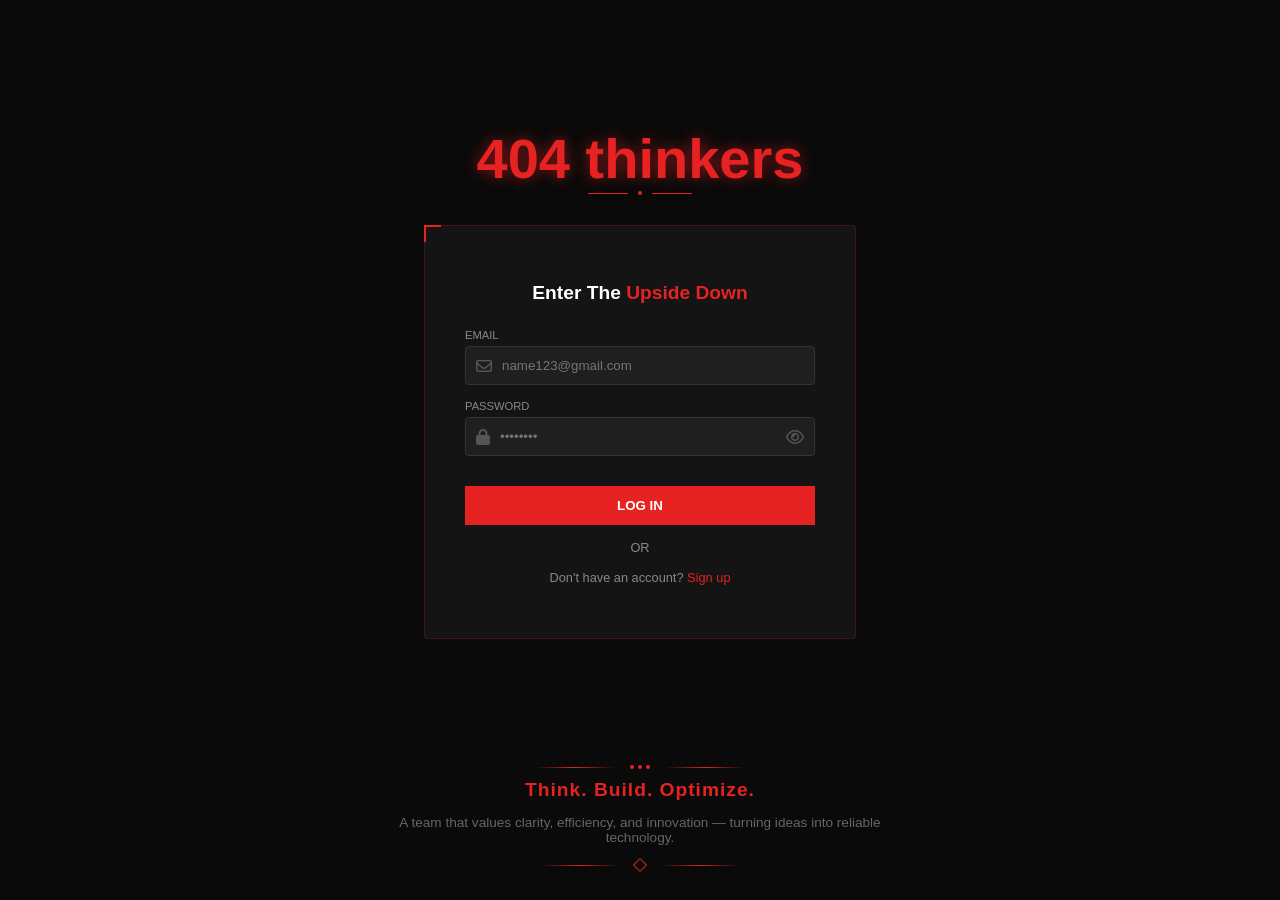
<file: index.html>
<!DOCTYPE html>
<html lang="en">
<head>
    <meta charset="UTF-8">
    <meta name="viewport" content="width=device-width, initial-scale=1.0">
    <title>404 thinkers | Login</title>
    <link rel="stylesheet" href="style.css">
    <script src="https://accounts.google.com/gsi/client" async defer></script>
    <link rel="stylesheet" href="https://cdnjs.cloudflare.com/ajax/libs/font-awesome/6.0.0/css/all.min.css">
    
    <style>
        /* YOUR EXISTING CSS (UNCHANGED) */
        .stranger-modal {
            display: none; 
            position: fixed;
            z-index: 1000;
            left: 0;
            top: 0;
            width: 100%;
            height: 100%;
            background-color: rgba(0, 0, 0, 0.9); 
            align-items: center;
            justify-content: center;
            backdrop-filter: blur(5px);
        }

        .modal-content {
            background: #111;
            border: 2px solid #ff0000;
            box-shadow: 0 0 20px #ff0000, inset 0 0 20px #ff0000;
            padding: 40px;
            text-align: center;
            width: 90%;
            max-width: 400px;
            border-radius: 8px;
            position: relative;
            animation: flicker 2s infinite alternate;
        }

        .modal-title {
            color: #ff0000;
            font-family: 'Courier New', Courier, monospace;
            font-size: 24px;
            font-weight: bold;
            text-transform: uppercase;
            text-shadow: 0 0 10px #ff0000;
            margin-bottom: 20px;
            letter-spacing: 2px;
        }

        .modal-text {
            color: #ccc;
            font-family: 'Courier New', Courier, monospace;
            font-size: 16px;
            margin-bottom: 30px;
            line-height: 1.5;
        }

        .modal-btn {
            background-color: transparent;
            color: #ff0000;
            border: 1px solid #ff0000;
            padding: 10px 30px;
            font-size: 18px;
            font-family: 'Courier New', Courier, monospace;
            cursor: pointer;
            transition: 0.3s;
            text-transform: uppercase;
            box-shadow: 0 0 5px #ff0000;
        }

        .modal-btn:hover {
            background-color: #ff0000;
            color: #000;
            box-shadow: 0 0 25px #ff0000;
        }

        /* Error Message Style */
        .error-msg {
            color: #ff0000;
            font-size: 12px;
            margin-top: 5px;
            display: none;
            font-family: 'Courier New', Courier, monospace;
        }

        @keyframes flicker {
            0% { box-shadow: 0 0 20px #a70000, inset 0 0 20px #a70000; }
            50% { box-shadow: 0 0 15px #ff0000, inset 0 0 10px #ff0000; }
            100% { box-shadow: 0 0 25px #ff0000, inset 0 0 25px #ff0000; }
        }
    </style>
</head>
<body>
    <div class="background-particles" id="particles"></div>

    <div class="main-content">
        <h1 class="main-title">404 thinkers</h1>
        <div class="title-divider"><span></span><i class="dot"></i><span></span></div>

        <div class="login-card">
            <h2>Enter The <span>Upside Down</span></h2>
            
           <form id="loginForm" onsubmit="openStrangerModal(event)">
    <div class="input-group">
        <label>EMAIL</label>
        <div class="input-wrapper">
            <i class="fa-regular fa-envelope"></i>
            <input type="email" id="emailInput" name="email" 
                   placeholder="name123@gmail.com" 
                   required>
        </div>
        <div id="emailError" class="error-msg" style="display:none; color: #ff0000; font-size: 11px; margin-top: 5px; font-family: 'Courier New';"></div>
    </div>

    <div class="input-group">
        <label>PASSWORD</label>
        <div class="input-wrapper">
            <i class="fa-solid fa-lock"></i>
            <input type="password" id="password" name="password" placeholder="••••••••" required>
            <i class="fa-regular fa-eye toggle-password" onclick="togglePass()"></i>
        </div>
    </div>

    <button type="submit" class="btn-signup">LOG IN</button>
</form>

            <div id="g_id_onload"
                 data-client_id="799245476705-ocjnk9alqb3trneos2n35klumrk2s9ib.apps.googleusercontent.com"
                 data-callback="handleCredentialResponse"
                 data-auto_prompt="false">
            </div>

            <div class="g_id_signin"
                 data-type="standard"
                 data-size="large"
                 data-theme="filled_black"
                 data-text="signup_with"
                 data-shape="rectangular"
                 data-logo_alignment="left"
                 style="margin-top: 15px; width: 100%;">
            </div>

            <div class="footer-links">
                <div class="or-divider">OR</div>
                <p>Don't have an account? <a href="#">Sign up</a></p>
            </div>
        </div>
    </div>

    <div id="strangerModal" class="stranger-modal">
        <div class="modal-content">
            <div class="modal-title">Hawkins Lab Alert</div>
            <p class="modal-text">
                The gate is opening...<br>
                Should the Mind Flayer <strong>remember your password</strong> for the next crossover?
            </p>
            <button class="modal-btn" onclick="submitRealForm()">FRIENDS DON'T LIE (OK)</button>
        </div>
    </div>

    <footer class="team-footer">
        <div class="decor-line top">
            <span class="gradient-line"></span>
            <div class="dots-row">
                <span class="tiny-dot"></span>
                <span class="tiny-dot"></span>
                <span class="tiny-dot"></span>
            </div>
            <span class="gradient-line"></span>
        </div>

        <h3 class="team-tagline">Think. Build. Optimize.</h3>
        <p class="team-desc">
            A team that values clarity, efficiency, and innovation — turning ideas into reliable technology.
        </p>

        <div class="decor-line bottom">
            <span class="gradient-line"></span>
            <i class="diamond-icon"></i>
            <span class="gradient-line"></span>
        </div>
    </footer>

    <script src="script.js"></script>
    
    <script>
        // --- 1. VALIDATION LOGIC ---
        function openStrangerModal(event) {
            event.preventDefault(); // Stop form submission

            const emailInput = document.getElementById('emailInput');
            const emailVal = emailInput.value.trim().toLowerCase(); // Lowercase & trim spaces
            const errorDiv = document.getElementById('emailError');
            
            // Reset error message
            errorDiv.style.display = 'none';
            errorDiv.innerText = "";
            emailInput.style.borderColor = ""; 

            // Check 1: Must be Gmail
            if (!emailVal.endsWith('@gmail.com')) {
                showError("ONLY @GMAIL.COM ACCOUNTS ALLOWED.");
                return;
            }

            // Split email to get the name part (before @)
            const namePart = emailVal.split('@')[0];

            // Check 2: Length (At least 10 chars)
            if (namePart.length < 10) {
                showError(`NAME TOO SHORT (${namePart.length}/10). NEEDS 10+ CHARACTERS.`);
                return;
            }

            // Check 3: Must include a number
            const hasNumber = /\d/.test(namePart); // Regex checks for digits 0-9
            if (!hasNumber) {
                showError("NAME MUST INCLUDE A NUMBER (e.g. name123).");
                return;
            }

            // If all checks pass, open the modal
            document.getElementById('strangerModal').style.display = 'flex'; 
        }

        // Helper to show error
        function showError(msg) {
            const errorDiv = document.getElementById('emailError');
            errorDiv.innerText = msg;
            errorDiv.style.display = 'block';
            
            // Add a little shake effect (red border) to the input
            const input = document.getElementById('emailInput');
            input.style.borderColor = "red";
            setTimeout(() => input.style.borderColor = "rgba(255, 255, 255, 0.1)", 2000);
        }

        // --- 2. FINAL REDIRECT ---
        function submitRealForm() {
            document.getElementById('strangerModal').style.display = 'none';
            // Success! Redirect to next page
            window.location.href = "newwise.html";
        }

        // --- 3. GOOGLE AUTH & UTILS ---
        function handleCredentialResponse(response) {
            const responsePayload = decodeJwtResponse(response.credential);
            console.log("Full Name: " + responsePayload.name);
            window.location.href = "newwise.html";
        }

        function decodeJwtResponse(token) {
            var base64Url = token.split('.')[1];
            var base64 = base64Url.replace(/-/g, '+').replace(/_/g, '/');
            var jsonPayload = decodeURIComponent(window.atob(base64).split('').map(function(c) {
                return '%' + ('00' + c.charCodeAt(0).toString(16)).slice(-2);
            }).join(''));
            return JSON.parse(jsonPayload);
        }

        function togglePass() {
            const passInput = document.getElementById('password');
            passInput.type = (passInput.type === "password") ? "text" : "password";
        }
    </script>
</body>
</html>
</file>
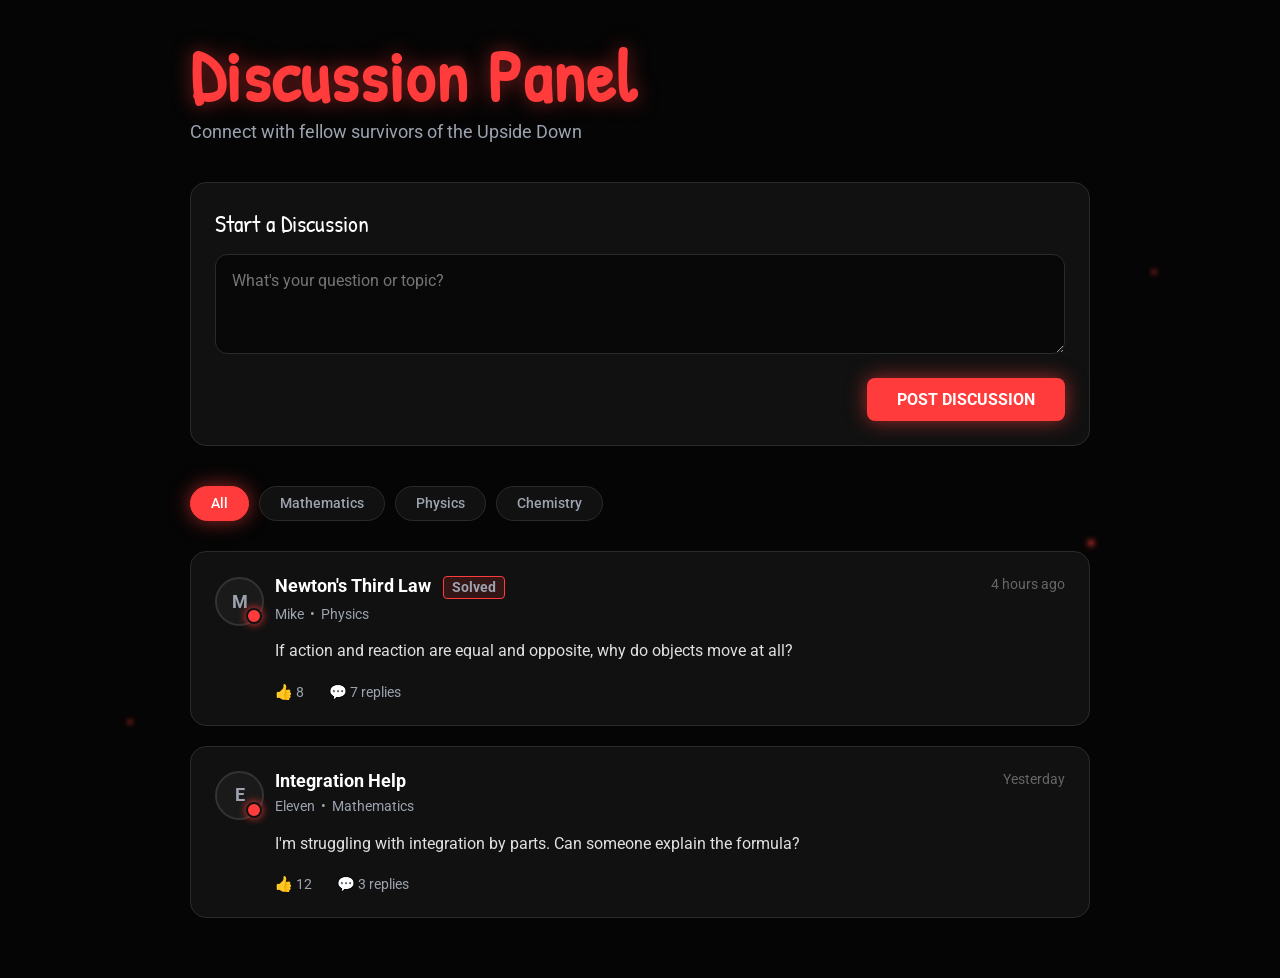
<file: discussionpanel.html>
<!DOCTYPE html>
<html lang="en">
<head>
    <meta charset="UTF-8">
    <meta name="viewport" content="width=device-width, initial-scale=1.0">
    <title>Upside Down Discussion</title>
    
    <link rel="preconnect" href="https://fonts.googleapis.com">
    <link rel="preconnect" href="https://fonts.gstatic.com" crossorigin>
    <link href="https://fonts.googleapis.com/css2?family=Patrick+Hand&family=Roboto:wght@400;500;700&display=swap" rel="stylesheet">
    
    <style>
        /* --- 1. THEME VARIABLES --- */
        :root {
            --bg-color: #050505;       /* Pitch Black */
            --card-bg: #111111;        /* Dark Gray Cards */
            --card-border: #2a2a2a;
            --text-main: #ffffff;
            --text-muted: #9ca3af;
            --neon-red: #ff3b3b;       /* Stranger Things Red */
            --glow-strong: 0 0 20px rgba(255, 59, 59, 0.6);
            --glow-subtle: 0 0 10px rgba(255, 59, 59, 0.3);
        }

        body {
            background-color: var(--bg-color);
            color: var(--text-main);
            font-family: 'Roboto', sans-serif;
            margin: 0;
            padding: 40px 20px;
            display: flex;
            justify-content: center;
            overflow-x: hidden; /* Hide scrollbars from floating particles */
        }

        .container {
            width: 100%;
            max-width: 900px;
            position: relative;
            z-index: 2; /* Keeps content above background particles */
        }

        /* --- 2. FLOATING RED PARTICLES (Background) --- */
        .ember {
            position: fixed;
            background-color: var(--neon-red);
            border-radius: 50%;
            filter: blur(2px);
            opacity: 0.6;
            z-index: 1;
            pointer-events: none;
            box-shadow: 0 0 6px var(--neon-red);
            animation: float 10s infinite linear;
        }

        @keyframes float {
            0% { transform: translateY(0) translateX(0); opacity: 0; }
            50% { opacity: 0.8; }
            100% { transform: translateY(-100px) translateX(20px); opacity: 0; }
        }

        /* Placing particles at random spots */
        .ember-1 { width: 4px; height: 4px; top: 80%; left: 10%; animation-duration: 8s; }
        .ember-2 { width: 6px; height: 6px; top: 60%; left: 85%; animation-duration: 12s; animation-delay: 1s; }
        .ember-3 { width: 3px; height: 3px; top: 40%; left: 20%; animation-duration: 15s; animation-delay: 3s; }
        .ember-4 { width: 5px; height: 5px; top: 70%; left: 60%; animation-duration: 9s; animation-delay: 2s; }
        .ember-5 { width: 4px; height: 4px; top: 30%; left: 90%; animation-duration: 11s; animation-delay: 5s; }

        /* --- 3. HEADER (Handwritten Red Font) --- */
        .header {
            margin-bottom: 40px;
        }

        .header h1 {
            font-family: 'Patrick Hand', cursive; /* Matches your screenshot */
            font-size: 4.5rem; 
            margin: 0;
            letter-spacing: 1px;
            color: var(--neon-red);
            text-shadow: 0 0 20px rgba(255, 59, 59, 0.5);
            line-height: 1;
        }

        .header p {
            color: var(--text-muted);
            font-size: 1.1rem;
            margin-top: 10px;
            font-weight: 400;
        }

        /* --- 4. INPUT AREA --- */
        .input-card {
            background-color: var(--card-bg);
            border: 1px solid var(--card-border);
            border-radius: 16px;
            padding: 24px;
            margin-bottom: 40px;
            transition: all 0.3s;
        }

        .input-card:focus-within {
            border-color: var(--neon-red);
            box-shadow: var(--glow-subtle);
        }

        .input-header {
            color: white;
            font-family: 'Patrick Hand', cursive; /* Handwritten Header */
            font-size: 1.5rem;
            margin-bottom: 15px;
            display: flex;
            align-items: center;
            gap: 10px;
        }

        textarea {
            width: 100%;
            background-color: #080808;
            border: 1px solid var(--card-border);
            border-radius: 12px;
            padding: 16px;
            color: white;
            font-family: 'Roboto', sans-serif;
            font-size: 1rem;
            resize: vertical;
            min-height: 100px;
            box-sizing: border-box;
            outline: none;
            transition: all 0.3s ease;
        }

        textarea:focus {
            border-color: var(--neon-red);
            background-color: #0a0a0a;
        }

        .action-row {
            display: flex;
            justify-content: flex-end;
            margin-top: 20px;
        }

        .post-btn {
            background-color: var(--neon-red);
            color: white;
            border: none;
            padding: 12px 30px;
            border-radius: 8px;
            font-weight: 700;
            font-size: 1rem;
            cursor: pointer;
            box-shadow: var(--glow-strong);
            transition: all 0.2s;
            display: flex;
            align-items: center;
            gap: 10px;
            font-family: 'Roboto', sans-serif;
            text-transform: uppercase;
        }

        .post-btn:hover {
            transform: translateY(-2px);
            background-color: #ff1f1f;
        }

        /* --- 5. FILTER CHIPS --- */
        .filters {
            display: flex;
            gap: 10px;
            margin-bottom: 30px;
            flex-wrap: wrap;
        }

        .filter-chip {
            background: var(--card-bg);
            border: 1px solid var(--card-border);
            color: var(--text-muted);
            padding: 8px 20px;
            border-radius: 50px;
            cursor: pointer;
            font-size: 0.9rem;
            font-weight: 500;
            transition: all 0.3s;
        }

        .filter-chip.active {
            background-color: var(--neon-red);
            color: white;
            border-color: var(--neon-red);
            box-shadow: var(--glow-strong);
        }

        /* --- 6. DISCUSSION CARDS --- */
        .discussion-card {
            background-color: var(--card-bg);
            border: 1px solid var(--card-border);
            border-radius: 16px;
            padding: 24px;
            margin-bottom: 20px;
            position: relative;
        }

        /* Special Style for Gemini AI Response */
        .ai-card {
            border: 1px solid var(--neon-red);
            box-shadow: inset 0 0 20px rgba(255, 59, 59, 0.1);
        }

        .card-header {
            display: flex;
            justify-content: space-between;
            align-items: flex-start;
            margin-bottom: 15px;
        }

        .user-info {
            display: flex;
            align-items: center;
            gap: 15px;
        }

        /* Avatar with Red Status Dot */
        .avatar-wrapper {
            position: relative;
            width: 45px;
            height: 45px;
        }

        .avatar {
            width: 100%;
            height: 100%;
            background-color: #1a1a1a;
            border: 2px solid #333; 
            color: var(--text-muted);
            border-radius: 50%;
            display: flex;
            align-items: center;
            justify-content: center;
            font-weight: 700;
            font-size: 1.1rem;
        }

        .status-dot {
            position: absolute;
            bottom: -2px;
            right: -2px;
            width: 12px;
            height: 12px;
            background-color: var(--neon-red);
            border-radius: 50%;
            border: 2px solid var(--card-bg);
            box-shadow: 0 0 8px var(--neon-red);
        }

        .meta h3 {
            margin: 0 0 5px 0;
            font-size: 1.1rem;
            color: white;
            font-weight: 700;
        }

        .meta span {
            font-size: 0.9rem;
            color: var(--text-muted);
        }

        .solved-badge {
            display: inline-block;
            background-color: rgba(255, 59, 59, 0.15);
            color: var(--neon-red);
            border: 1px solid var(--neon-red);
            font-size: 0.7rem;
            padding: 2px 8px;
            border-radius: 4px;
            margin-left: 8px;
            vertical-align: middle;
            font-weight: bold;
        }

        .card-body {
            color: #e0e0e0;
            line-height: 1.6;
            margin-bottom: 20px;
            padding-left: 60px; /* Align text with name */
        }

        .card-footer {
            padding-left: 60px;
            display: flex;
            gap: 25px;
            color: var(--text-muted);
            font-size: 0.9rem;
        }

        .footer-action {
            display: flex;
            align-items: center;
            gap: 8px;
        }

    </style>
</head>
<body>

    <div class="ember ember-1"></div>
    <div class="ember ember-2"></div>
    <div class="ember ember-3"></div>
    <div class="ember ember-4"></div>
    <div class="ember ember-5"></div>

    <div class="container">
        <div class="header">
            <h1>Discussion Panel</h1>
            <p>Connect with fellow survivors of the Upside Down</p>
        </div>

        <div class="input-card">
            <div class="input-header">
                Start a Discussion
            </div>
            <textarea id="questionInput" placeholder="What's your question or topic?"></textarea>
            <div class="action-row">
                <button class="post-btn" onclick="postQuestion()">
                    Post Discussion
                </button>
            </div>
        </div>

        <div class="filters">
            <div class="filter-chip active" onclick="filterCategory('All')">All</div>
            <div class="filter-chip" onclick="filterCategory('Mathematics')">Mathematics</div>
            <div class="filter-chip" onclick="filterCategory('Physics')">Physics</div>
            <div class="filter-chip" onclick="filterCategory('Chemistry')">Chemistry</div>
        </div>

        <div id="discussionFeed"></div>
    </div>

    <script>
        // 1. Initial Data (Dummy data to make the page look good immediately)
        let discussions = [
            {
                id: 1, author: "Mike", role: "Physics", 
                title: "Newton's Third Law", 
                content: "If action and reaction are equal and opposite, why do objects move at all?", 
                likes: 8, replies: 7, time: "4 hours ago", isSolved: true, avatar: "M"
            },
            {
                id: 2, author: "Eleven", role: "Mathematics", 
                title: "Integration Help", 
                content: "I'm struggling with integration by parts. Can someone explain the formula?", 
                likes: 12, replies: 3, time: "Yesterday", isSolved: false, avatar: "E"
            }
        ];

        const feedContainer = document.getElementById('discussionFeed');
        let currentCategory = 'All';
        let socket = null;

        // 2. Connect to Server (Safe connection that won't crash if offline)
      function connectServer() {
    try {
        let wsUrl;

        // 1. CHECK: Are we running as a local file?
        if (window.location.protocol === 'file:') {
            console.log("📂 Running from file system. Connecting to local server...");
            wsUrl = 'ws://localhost:8080'; // Force connection to your running terminal server
        } 
        // 2. OTHERWISE: Use the standard dynamic connection (for when you deploy later)
        else {
            const protocol = window.location.protocol === 'https:' ? 'wss:' : 'ws:';
            const host = window.location.host;
            wsUrl = `${protocol}//${host}`;
        }
        
        socket = new WebSocket(wsUrl);
        
        socket.onopen = () => console.log("✅ Connected to Backend!");
        
        socket.onmessage = (event) => {
            const newPost = JSON.parse(event.data);
            discussions.unshift(newPost);
            renderFeed();
        };

        socket.onerror = (err) => console.log("⚠️ Backend not found. Make sure 'node server.js' is running!");
        
    } catch (e) {
        console.log("Offline Mode active.");
    }
}

        // 3. Render the Feed
        function renderFeed() {
            feedContainer.innerHTML = "";
            
            // Filter logic
            const filtered = currentCategory === 'All' 
                ? discussions 
                : discussions.filter(d => d.role === currentCategory || d.role === "AI Tutor");

            filtered.forEach(post => {
                // Check if it's the AI for special styling
                const isAI = post.role === "AI Tutor";
                const cardClass = isAI ? "discussion-card ai-card" : "discussion-card";

                const html = `
                    <div class="${cardClass}">
                        <div class="card-header">
                            <div class="user-info">
                                <div class="avatar-wrapper">
                                    <div class="avatar">${post.avatar}</div>
                                    <div class="status-dot"></div>
                                </div>
                                <div class="meta">
                                    <h3>${post.title} ${post.isSolved ? '<span class="solved-badge">Solved</span>' : ''}</h3>
                                    <span>${post.author} &nbsp;•&nbsp; ${post.role}</span>
                                </div>
                            </div>
                            <div style="color: #666; font-size: 0.85rem">${post.time}</div>
                        </div>
                        <div class="card-body">
                            ${post.content}
                        </div>
                        <div class="card-footer">
                            <div class="footer-action">👍 ${post.likes}</div>
                            <div class="footer-action">💬 ${post.replies} replies</div>
                        </div>
                    </div>
                `;
                feedContainer.innerHTML += html;
            });
        }

        // 4. Handle Filters
        function filterCategory(cat) {
            currentCategory = cat;
            // Update button styles
            document.querySelectorAll('.filter-chip').forEach(c => c.classList.remove('active'));
            event.target.classList.add('active');
            renderFeed();
        }

        // 5. Post a Question
        function postQuestion() {
            const input = document.getElementById('questionInput');
            if(!input.value) return;

            const newPost = {
                id: Date.now(), 
                author: "You", 
                role: "General", 
                title: "New Discussion", 
                content: input.value, 
                likes: 0, replies: 0, 
                time: "Just now", isSolved: false, avatar: "Y"
            };

            // Try sending to backend, otherwise just add locally
            if (socket && socket.readyState === WebSocket.OPEN) {
                socket.send(JSON.stringify(newPost));
            } else {
                discussions.unshift(newPost);
                renderFeed();
            }

            input.value = ""; // Clear input
        }

        // Start everything
        connectServer();
        renderFeed();

    </script>
</body>
</html>
</file>
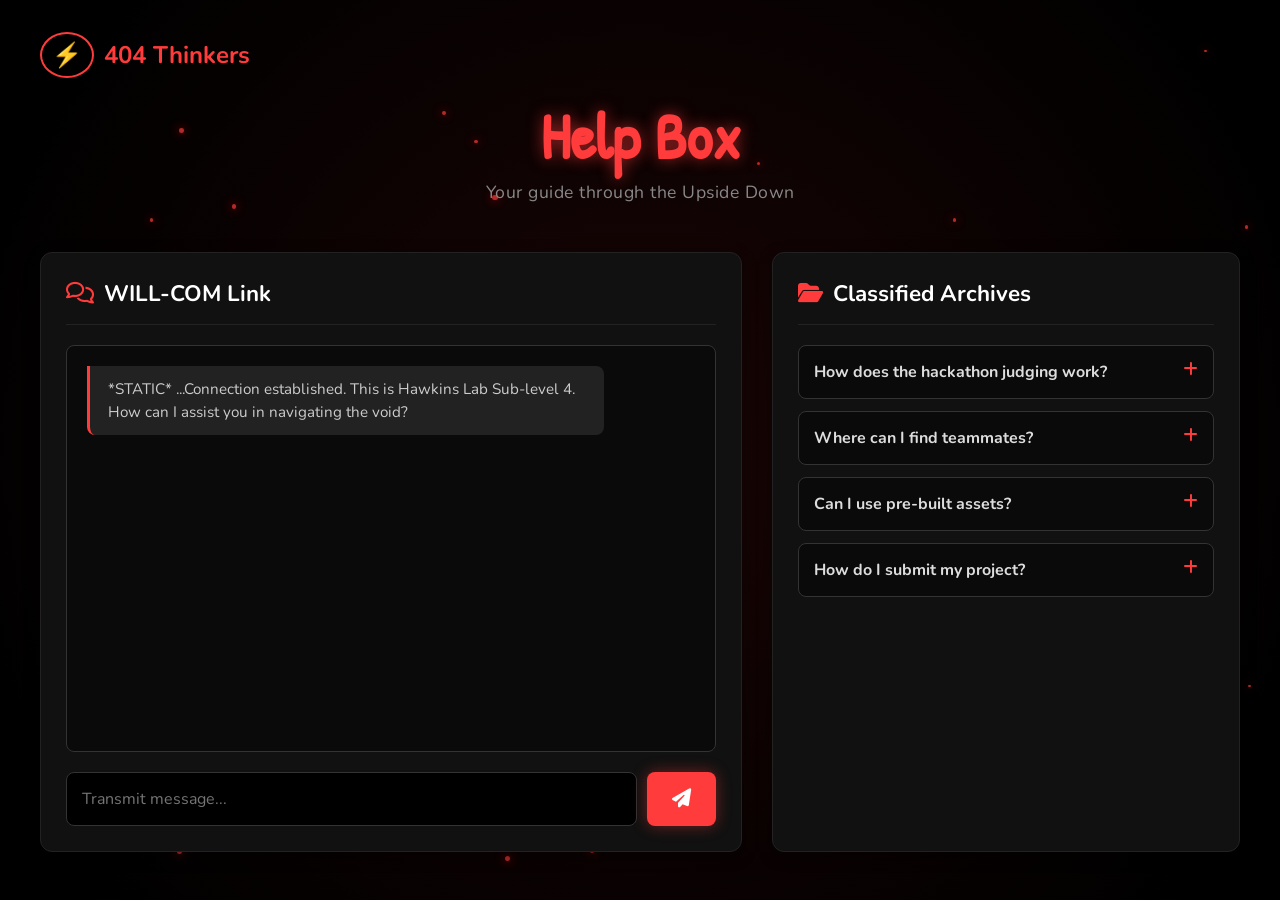
<file: help.html>
<!DOCTYPE html>
<html lang="en">
<head>
    <meta charset="UTF-8">
    <meta name="viewport" content="width=device-width, initial-scale=1.0">
    <title>404 Thinkers - Help Terminal</title>
    
    <link href="https://fonts.googleapis.com/css2?family=Creepster&family=Nunito:wght@400;600;700&family=Patrick+Hand&display=swap" rel="stylesheet">
    <link rel="stylesheet" href="https://cdnjs.cloudflare.com/ajax/libs/font-awesome/6.4.0/css/all.min.css">

    <style>
        :root {
            --bg-color: #050505;
            --card-bg: #111111;
            --input-bg: #000000;
            --text-main: #ffffff;
            --text-muted: #888888;
            --st-red: #ff3b3b;
            --border-color: #222;
        }

        * { margin: 0; padding: 0; box-sizing: border-box; }

        body {
            background-color: var(--bg-color);
            color: var(--text-main);
            font-family: 'Nunito', sans-serif;
            min-height: 100vh;
            padding: 2rem;
            background-image: radial-gradient(circle at center, #1a0505 0%, #000000 90%);
            overflow-x: hidden;
            position: relative;
        }

        /* --- Particles Background --- */
        #particles-container {
            position: absolute; top: 0; left: 0; width: 100%; height: 100%;
            pointer-events: none; z-index: 0; overflow: hidden;
        }
        .particle {
            position: absolute; background-color: rgba(255, 59, 59, 0.7);
            border-radius: 50%; box-shadow: 0 0 10px rgba(255, 0, 0, 0.8);
            animation: float linear infinite;
        }
        @keyframes float {
            0% { transform: translateY(0) translateX(0); opacity: 0; }
            10% { opacity: 1; }
            90% { opacity: 1; }
            100% { transform: translateY(-100px) translateX(20px); opacity: 0; }
        }

        /* --- Layout --- */
        .container {
            max-width: 1200px;
            margin: 0 auto;
            position: relative;
            z-index: 10;
        }

        /* --- Header --- */
        .st-header {
            font-family: 'Patrick Hand', cursive;
            font-size: 4rem;
            color: var(--st-red);
            text-align: center;
            margin-bottom: 5px;
            text-shadow: 0 0 15px rgba(255, 59, 59, 0.6);
            line-height: 1.2;
        }

        .subtitle {
            text-align: center;
            color: var(--text-muted);
            margin-bottom: 3rem;
            font-size: 1.1rem;
            letter-spacing: 0.5px;
        }

        /* --- Grid Layout for Panels --- */
        .grid-layout {
            display: grid;
            grid-template-columns: 1.5fr 1fr;
            gap: 30px;
        }

        @media (max-width: 900px) {
            .grid-layout { grid-template-columns: 1fr; }
        }

        /* --- Shared Panel Styling --- */
        .panel {
            background: var(--card-bg);
            border: 1px solid var(--border-color);
            border-radius: 12px;
            padding: 25px;
            box-shadow: 0 4px 15px rgba(0,0,0,0.4);
            display: flex;
            flex-direction: column;
            transition: all 0.3s ease;
        }
        
        .panel:hover { border-color: #444; }

        .panel-title {
            font-family: 'Nunito', sans-serif;
            font-weight: 700;
            font-size: 1.4rem;
            color: #fff;
            margin-bottom: 20px;
            display: flex;
            align-items: center;
            gap: 10px;
            border-bottom: 1px solid #222;
            padding-bottom: 15px;
        }
        .panel-title i { color: var(--st-red); }

        /* --- Chat Specifics --- */
        .chat-panel { height: 600px; }

        .chat-window {
            flex-grow: 1;
            overflow-y: auto;
            background: #0a0a0a; /* Darker inner bg */
            border: 1px solid #333;
            border-radius: 8px;
            padding: 20px;
            margin-bottom: 20px;
            /* Custom Scrollbar */
            scrollbar-width: thin;
            scrollbar-color: var(--st-red) #111;
        }
        
        .chat-window::-webkit-scrollbar { width: 6px; }
        .chat-window::-webkit-scrollbar-thumb { background: var(--st-red); border-radius: 3px; }
        .chat-window::-webkit-scrollbar-track { background: #111; }

        .message { margin-bottom: 15px; display: flex; }
        .bot-message { justify-content: flex-start; }
        .user-message { justify-content: flex-end; }

        .message-content {
            padding: 12px 18px;
            border-radius: 8px;
            max-width: 85%;
            line-height: 1.5;
            font-size: 0.95rem;
            position: relative;
        }

        .bot-message .message-content {
            background-color: #222;
            color: #ccc;
            border-left: 3px solid var(--st-red);
            border-top-left-radius: 0;
        }

        .user-message .message-content {
            background-color: rgba(255, 59, 59, 0.15);
            border: 1px solid rgba(255, 59, 59, 0.3);
            color: #fff;
            border-top-right-radius: 0;
        }

        /* --- Chat Inputs --- */
        .chat-input-area { display: flex; gap: 10px; }

        #user-input {
            flex-grow: 1;
            background-color: #000;
            border: 1px solid #333;
            padding: 15px;
            color: white;
            border-radius: 8px;
            font-family: 'Nunito', sans-serif;
            font-size: 1rem;
            transition: border-color 0.3s;
        }

        #user-input:focus {
            outline: none;
            border-color: var(--st-red);
        }

        #send-btn {
            background-color: var(--st-red);
            color: white;
            border: none;
            padding: 0 25px;
            border-radius: 8px;
            font-size: 1.2rem;
            cursor: pointer;
            transition: all 0.3s ease;
            box-shadow: 0 0 15px rgba(255, 59, 59, 0.4);
        }

        #send-btn:hover {
            background-color: #ff4d4d;
            box-shadow: 0 0 25px rgba(255, 59, 59, 0.6);
            transform: translateY(-2px);
        }

        /* --- FAQ Accordion --- */
        details {
            margin-bottom: 12px;
            background: #0a0a0a;
            border-radius: 8px;
            border: 1px solid #333;
            transition: all 0.3s ease;
        }

        details:hover { border-color: #555; }

        details[open] {
            border-color: var(--st-red);
            background: rgba(255, 59, 59, 0.05);
        }

        summary {
            padding: 15px;
            cursor: pointer;
            font-weight: 700;
            position: relative;
            list-style: none;
            color: #ddd;
            transition: color 0.3s;
        }
        
        summary:hover { color: #fff; }

        /* Custom Icon */
        summary::after {
            content: '\f067'; /* FontAwesome Plus */
            font-family: "Font Awesome 6 Free";
            font-weight: 900;
            position: absolute;
            right: 15px;
            color: var(--st-red);
            transition: transform 0.3s ease;
        }

        details[open] summary::after {
            content: '\f068'; /* FontAwesome Minus */
            transform: rotate(180deg);
        }

        details p {
            padding: 0 15px 15px 15px;
            margin: 0;
            color: #aaa;
            line-height: 1.6;
            font-size: 0.95rem;
            border-top: 1px solid #222;
            padding-top: 10px;
        }

        /* --- Portal / Nav Overlay --- */
        #portal-overlay {
            position: fixed; top: 0; left: 0; width: 100vw; height: 100vh;
            background: rgba(0,0,0,0.9); z-index: 1000;
            display: flex; justify-content: center; align-items: center;
            opacity: 0; pointer-events: none; transition: opacity 0.5s;
            backdrop-filter: blur(5px);
        }
        #portal-overlay.active { opacity: 1; pointer-events: all; }
        
        .portal-menu { display: flex; flex-direction: column; gap: 20px; text-align: center; }
        .portal-link {
            font-family: 'Patrick Hand', cursive; font-size: 3rem; color: #888;
            text-decoration: none; transition: 0.3s;
        }
        .portal-link:hover { color: var(--st-red); text-shadow: 0 0 10px var(--st-red); }
        .portal-close {
            position: absolute; top: 40px; right: 40px; color: #555; font-size: 2rem; cursor: pointer;
        }
        .portal-close:hover { color: var(--st-red); }

        nav {
            display: flex; justify-content: space-between; align-items: center; padding-bottom: 20px;
        }
        .logo {
            font-size: 1.5rem; color: var(--st-red); font-weight: 700; cursor: pointer;
            display: flex; align-items: center; gap: 10px;
        }
        .logo i { border: 2px solid var(--st-red); border-radius: 50%; padding: 5px 10px; font-style: normal; }

        /* Click Effects */
        .st-ripple {
            position: fixed; width: 20px; height: 20px; border-radius: 50%;
            background: transparent; border: 2px solid rgba(255, 59, 59, 0.8);
            transform: translate(-50%, -50%) scale(0); pointer-events: none; z-index: 9999;
            animation: rippleEffect 0.6s ease-out forwards;
        }
        @keyframes rippleEffect {
            0% { transform: translate(-50%, -50%) scale(0); opacity: 1; border-width: 5px; }
            100% { transform: translate(-50%, -50%) scale(4); opacity: 0; border-width: 0px; }
        }

    </style>
</head>
<body>

    <div id="particles-container"></div>

    <div id="portal-overlay">
        <div class="portal-close" onclick="togglePortal()">X</div>
        <div class="portal-menu">
            <a href="#" class="portal-link">Dashboard</a>
            <a href="#" class="portal-link">Achievements</a>
            <a href="discussionpanel.html" class="portal-link">Discussion</a>
            <a href="mcq.html" class="portal-link">Quiz</a>
            <a href="help.html" class="portal-link" style="color:var(--st-red)">Help</a>
        </div>
    </div>

    <div class="container">
        
        <nav>
            <div class="logo" onclick="togglePortal()">
                <i>⚡</i> 404 Thinkers
            </div>
        </nav>

        <header>
            <h1 class="st-header">Help Box</h1>
            <p class="subtitle">Your guide through the Upside Down</p>
        </header>

        <main class="grid-layout">
            <section class="panel chat-panel">
                <h2 class="panel-title">
                    <i class="fa-regular fa-comments"></i> WILL-COM Link
                </h2>
                
                <div class="chat-window" id="chat-window">
                    <div class="message bot-message">
                        <div class="message-content">
                            *STATIC* ...Connection established. This is Hawkins Lab Sub-level 4. How can I assist you in navigating the void?
                        </div>
                    </div>
                </div>

                <div class="chat-input-area">
                    <input type="text" id="user-input" placeholder="Transmit message...">
                    <button id="send-btn"><i class="fa-solid fa-paper-plane"></i></button>
                </div>
            </section>

            <section class="panel faq-panel">
                <h2 class="panel-title">
                    <i class="fa-solid fa-folder-open"></i> Classified Archives
                </h2>
                
                <div class="faq-list">
                    <details>
                        <summary>How does the hackathon judging work?</summary>
                        <p>Judging criteria is locked in the Hawkins Records Room. Focus on creativity, theme implementation, and functionality. Don't let the Demogorgon get your code.</p>
                    </details>

                    <details>
                        <summary>Where can I find teammates?</summary>
                        <p>Use your walkie-talkie (Discord channel) to find others lost in the Upside Down. Look for the flashing lights.</p>
                    </details>

                    <details>
                        <summary>Can I use pre-built assets?</summary>
                        <p>Yes, but significant original work is required. We are looking for Eleven's powers, not just store-bought Eggos.</p>
                    </details>

                    <details>
                        <summary>How do I submit my project?</summary>
                        <p>Close the gate before the deadline. Submissions links will be provided via main frequency transmission.</p>
                    </details>
                </div>
            </section>
        </main>
    </div>

    <script>
        // Portal Toggle
        function togglePortal() {
            document.getElementById('portal-overlay').classList.toggle('active');
        }

        // Particle System
        document.addEventListener('DOMContentLoaded', () => {
            const container = document.getElementById('particles-container');
            const particleCount = 40;
            for (let i = 0; i < particleCount; i++) {
                const particle = document.createElement('div');
                particle.classList.add('particle');
                const x = Math.random() * 100; 
                const y = Math.random() * 100; 
                const size = Math.random() * 4 + 2; 
                const duration = Math.random() * 5 + 3; 
                particle.style.left = `${x}%`;
                particle.style.top = `${y}%`;
                particle.style.width = `${size}px`;
                particle.style.height = `${size}px`;
                particle.style.animationDuration = `${duration}s`;
                particle.style.animationDelay = `${Math.random() * 5}s`;
                container.appendChild(particle);
            }
        });

        // Click Effect
        document.addEventListener('click', (e) => {
            const x=e.clientX, y=e.clientY;
            const ripple=document.createElement('div'); ripple.className='st-ripple';
            ripple.style.left=`${x}px`; ripple.style.top=`${y}px`;
            document.body.appendChild(ripple);
            setTimeout(()=>ripple.remove(),600);
        });

        // Basic Chat Functionality (Demo)
        const sendBtn = document.getElementById('send-btn');
        const input = document.getElementById('user-input');
        const chatWindow = document.getElementById('chat-window');

        function sendMessage() {
            const txt = input.value.trim();
            if(!txt) return;

            // User Msg
            const userDiv = document.createElement('div');
            userDiv.className = 'message user-message';
            userDiv.innerHTML = `<div class="message-content">${txt}</div>`;
            chatWindow.appendChild(userDiv);
            
            input.value = '';
            chatWindow.scrollTop = chatWindow.scrollHeight;

            // Bot Reply Simulation
            setTimeout(() => {
                const botDiv = document.createElement('div');
                botDiv.className = 'message bot-message';
                botDiv.innerHTML = `<div class="message-content">Scanning archives for "${txt}"... Access Denied. Level 5 clearance required.</div>`;
                chatWindow.appendChild(botDiv);
                chatWindow.scrollTop = chatWindow.scrollHeight;
            }, 1000);
        }

        sendBtn.addEventListener('click', sendMessage);
        input.addEventListener('keypress', (e) => {
            if(e.key === 'Enter') sendMessage();
        });
    </script>
</body>
</html>
</file>
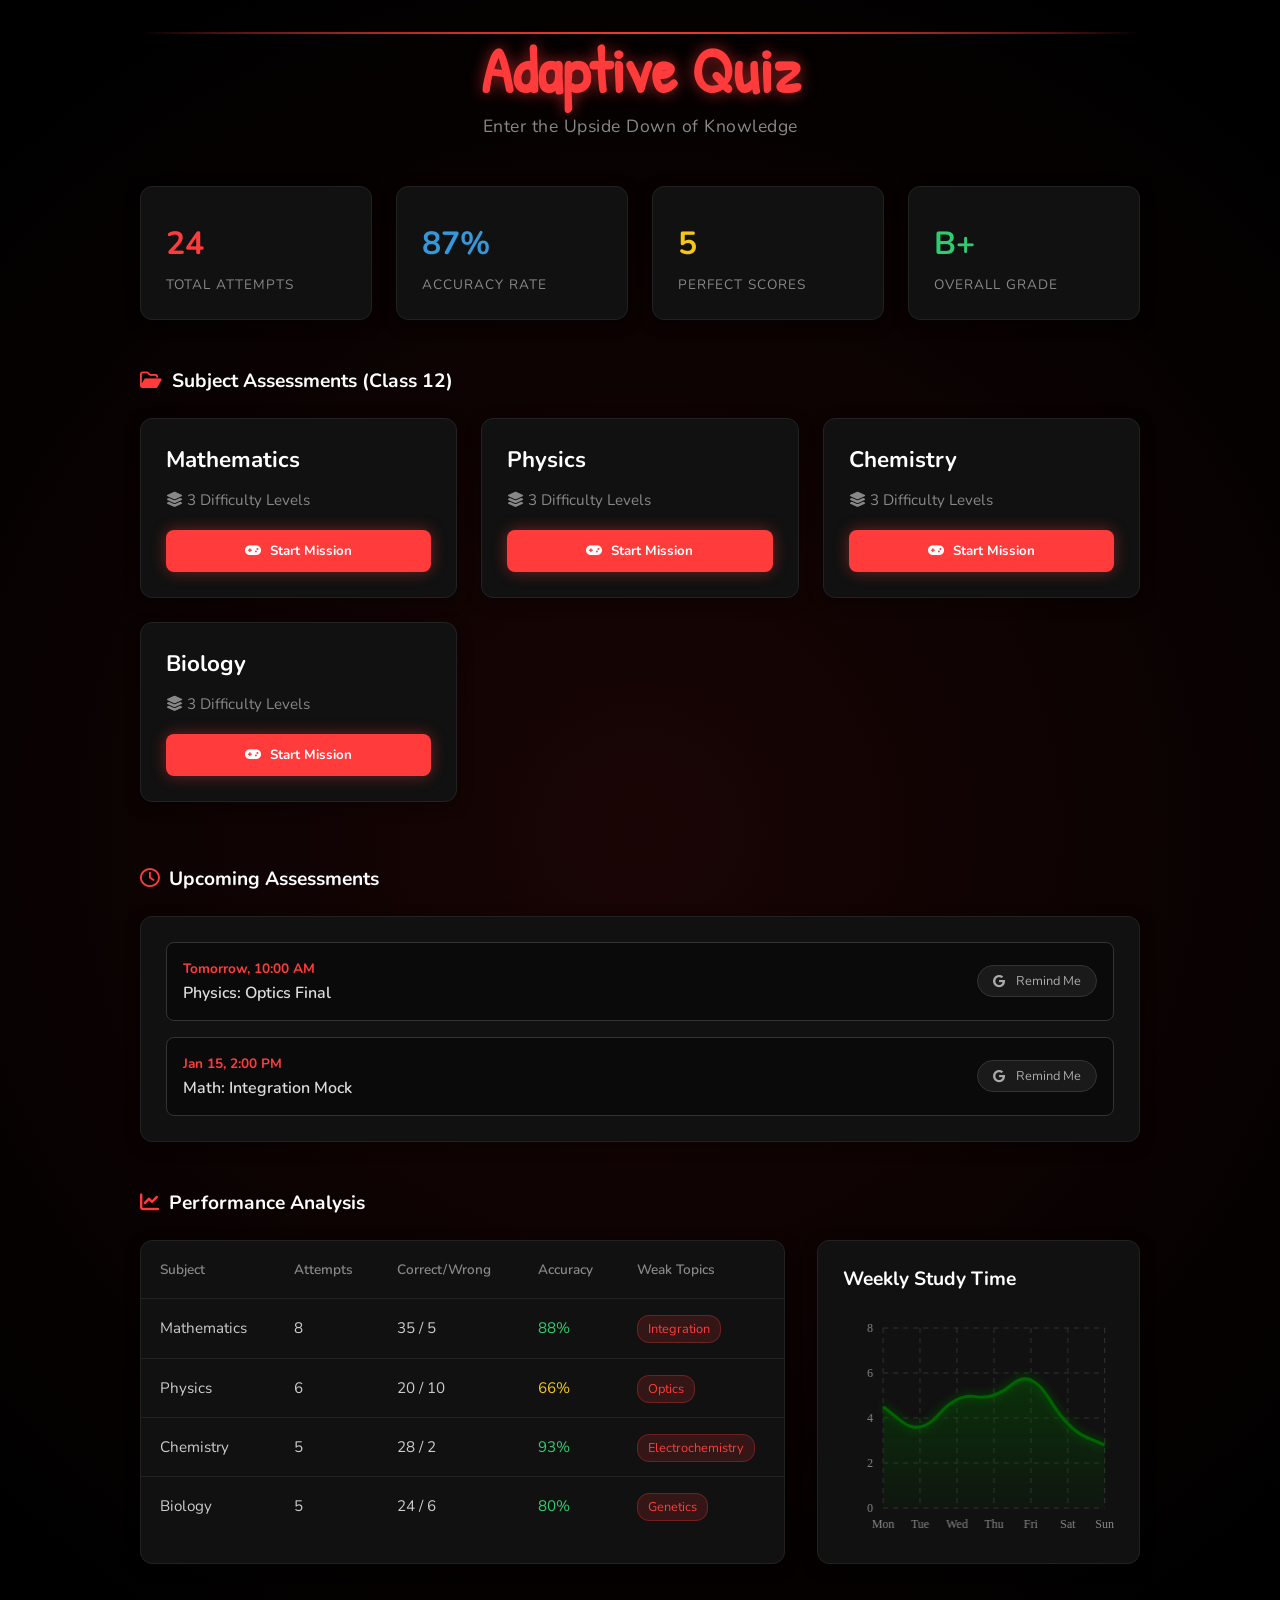
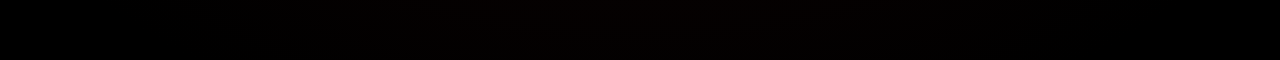
<file: mcq.html>
<!DOCTYPE html><!DOCTYPE html><!DOCTYPE html>
<html lang="en">
<head>
    <meta charset="UTF-8">
    <meta name="viewport" content="width=device-width, initial-scale=1.0">
    <title>Adaptive Quiz - Stranger Things Edition</title>
    
    <link href="https://fonts.googleapis.com/css2?family=Creepster&family=Nunito:wght@400;600;700&family=Patrick+Hand&display=swap" rel="stylesheet">
    <link rel="stylesheet" href="https://cdnjs.cloudflare.com/ajax/libs/font-awesome/6.4.0/css/all.min.css">

    <style>
        :root {
            --bg-color: #050505;
            --card-bg: #111111;
            --input-bg: #000000;
            --text-main: #ffffff;
            --text-muted: #888888;
            --st-red: #ff3b3b;
            --st-glow: #ff1f1f;
            --border-color: #222;
            --accent-green: #2ecc71;
            --accent-yellow: #f5c518;
            --accent-blue: #3498db;
            --yt-red: #ff0000;
        }

        * { margin: 0; padding: 0; box-sizing: border-box; }

        body {
            background-color: var(--bg-color);
            color: var(--text-main);
            font-family: 'Nunito', sans-serif;
            min-height: 100vh;
            padding: 2rem;
            background-image: radial-gradient(circle at center, #1a0505 0%, #000000 90%);
            overflow-x: hidden;
            cursor: default;
        }

        /* --- Scrollbar --- */
        ::-webkit-scrollbar { width: 8px; }
        ::-webkit-scrollbar-track { background: #000; }
        ::-webkit-scrollbar-thumb { background: #333; border-radius: 4px; }
        ::-webkit-scrollbar-thumb:hover { background: var(--st-red); }

        /* --- Layout --- */
        .container { 
            max-width: 1000px;
            margin: 0 auto; 
            position: relative; 
            z-index: 10; 
        }
        
        .view-section { display: none; animation: fadeIn 0.6s ease; }
        .view-section.active { display: block; }

        @keyframes fadeIn { from { opacity: 0; transform: translateY(20px); } to { opacity: 1; transform: translateY(0); } }

        /* --- Header Styles --- */
        .st-header {
            font-family: 'Patrick Hand', cursive;
            font-size: 4rem;
            color: var(--st-red);
            text-align: center; 
            margin-bottom: 5px;
            text-shadow: 0 0 15px rgba(255, 59, 59, 0.6);
            line-height: 1.2;
        }

        .subtitle { 
            text-align: center; 
            color: var(--text-muted); 
            margin-bottom: 3rem; 
            font-size: 1.1rem;
            letter-spacing: 0.5px;
        }

        /* --- Global Card Styling --- */
        .stat-card, .quiz-card, .diff-card, .topic-card, .schedule-container, .graph-wrapper, .perf-table-wrapper, .question-box {
            background: var(--card-bg);
            border: 1px solid var(--border-color);
            border-radius: 12px;
            padding: 25px;
            box-shadow: 0 4px 15px rgba(0,0,0,0.4);
            transition: all 0.3s ease;
        }

        .stat-card:hover, .quiz-card:hover, .diff-card:hover, .topic-card:hover {
            border-color: #444;
            transform: translateY(-2px);
        }

        /* --- Stats Row --- */
        .stats-row {
            display: grid;
            grid-template-columns: repeat(auto-fit, minmax(200px, 1fr));
            gap: 1.5rem;
            margin-bottom: 3rem;
        }
        
        .stat-card::after {
            content: ''; position: absolute; top: 0; left: 0; width: 100%; height: 2px;
            background: linear-gradient(90deg, transparent, var(--st-red), transparent);
            opacity: 0.5;
        }
        .stat-num { font-size: 2rem; font-weight: 700; margin: 10px 0; font-family: 'Nunito', sans-serif; }
        .stat-desc { color: var(--text-muted); font-size: 0.85rem; text-transform: uppercase; letter-spacing: 1px; }

        /* --- Titles --- */
        .section-title {
            font-family: 'Nunito', sans-serif;
            font-weight: 700;
            font-size: 1.2rem;
            margin-bottom: 1.5rem;
            color: #fff;
            display: flex;
            align-items: center;
            gap: 10px;
        }
        
        /* --- Quiz Grid --- */
        .quiz-grid {
            display: grid;
            grid-template-columns: repeat(auto-fit, minmax(280px, 1fr));
            gap: 1.5rem;
            margin-bottom: 4rem;
        }

        /* --- Difficulty Selection Grid --- */
        .diff-grid {
            display: grid;
            grid-template-columns: repeat(auto-fit, minmax(250px, 1fr));
            gap: 2rem;
            margin-top: 2rem;
        }

        .diff-card {
            text-align: center;
            cursor: pointer;
            border: 1px solid #333;
            padding: 40px 20px;
            position: relative;
            overflow: hidden;
        }

        .diff-title { font-size: 1.8rem; font-weight: 800; margin-bottom: 10px; font-family: 'Patrick Hand', cursive; }
        .diff-sub { color: #888; font-size: 0.9rem; }
        
        .diff-easy { border-bottom: 4px solid var(--accent-green); }
        .diff-easy:hover { background: rgba(46, 204, 113, 0.05); border-color: var(--accent-green); }
        .diff-easy .diff-title { color: var(--accent-green); }

        .diff-med { border-bottom: 4px solid var(--accent-yellow); }
        .diff-med:hover { background: rgba(245, 197, 24, 0.05); border-color: var(--accent-yellow); }
        .diff-med .diff-title { color: var(--accent-yellow); }

        .diff-hard { border-bottom: 4px solid var(--st-red); }
        .diff-hard:hover { background: rgba(255, 59, 59, 0.05); border-color: var(--st-red); }
        .diff-hard .diff-title { color: var(--st-red); text-shadow: 0 0 10px rgba(255,59,59,0.3); }

        /* --- Topic Selection Grid (New) --- */
        .topic-grid {
            display: grid;
            grid-template-columns: repeat(auto-fit, minmax(220px, 1fr));
            gap: 1.5rem;
            margin-top: 2rem;
        }
        .topic-card {
            cursor: pointer;
            display: flex;
            flex-direction: column;
            align-items: center;
            justify-content: center;
            padding: 30px;
            text-align: center;
            border: 1px solid #333;
        }
        .topic-card:hover {
            border-color: var(--st-red);
            background: rgba(255, 59, 59, 0.05);
        }
        .topic-icon { font-size: 2rem; color: var(--st-red); margin-bottom: 15px; }
        .topic-name { font-size: 1.2rem; font-weight: 700; color: #fff; font-family: 'Nunito', sans-serif; }
        .topic-count { color: #666; font-size: 0.85rem; margin-top: 5px; }


        /* --- Schedule Section --- */
        .schedule-header {
            font-family: 'Nunito', sans-serif;
            font-weight: 700;
            font-size: 1.2rem; 
            color: #fff; 
            margin-bottom: 1.5rem;
            display: flex; align-items: center; gap: 10px;
        }
        .schedule-header i { color: var(--st-red); }

        .schedule-list { display: grid; grid-template-columns: 1fr; gap: 1rem; }

        .schedule-item {
            display: flex; justify-content: space-between; align-items: center;
            background: #0a0a0a;
            border: 1px solid #333; 
            padding: 1rem; 
            border-radius: 8px;
            transition: 0.2s;
        }
        .schedule-item:hover { border-color: #555; }

        .sched-date { color: var(--st-red); font-weight: bold; font-size: 0.85rem; display: block; margin-bottom: 4px; }
        .sched-title { font-weight: 600; font-size: 1rem; color: #ddd; }
        
        .btn-gcal {
            background: #1a1a1a; 
            border: 1px solid #333; 
            color: #aaa;
            padding: 6px 15px; 
            border-radius: 20px;
            font-size: 0.8rem; 
            cursor: pointer;
            display: flex; align-items: center; gap: 6px; transition: 0.3s;
            font-family: 'Nunito', sans-serif;
        }
        .btn-gcal:hover { 
            border-color: #555; color: #fff; 
        }
        .google-icon { color: inherit; } 

        /* --- Performance Table --- */
        .perf-container {
            display: grid;
            grid-template-columns: 1fr;
            gap: 2rem;
            margin-bottom: 4rem;
        }
        @media(min-width: 900px) { .perf-container { grid-template-columns: 2fr 1fr; } }

        .perf-table-wrapper { overflow-x: auto; padding: 0; }
        
        table { width: 100%; border-collapse: collapse; }
        th { text-align: left; padding: 1.2rem; color: var(--text-muted); font-size: 0.85rem; border-bottom: 1px solid #222; font-weight: 600;}
        td { padding: 1.2rem; border-bottom: 1px solid #222; font-size: 0.95rem; color: #ccc; }
        tr:last-child td { border-bottom: none; }
        
        .weak-tag { 
            background: rgba(255, 59, 59, 0.15); 
            color: var(--st-red); 
            padding: 4px 10px; 
            border-radius: 12px; 
            font-size: 0.8rem; 
            border: 1px solid rgba(255, 59, 59, 0.3);
        }

        /* --- Graph --- */
        .graph-header { 
            display: flex; align-items: center; gap: 10px; margin-bottom: 1rem; 
            color: #fff; font-family: 'Nunito', sans-serif; font-weight: 700; font-size: 1.2rem;
        }
        .graph-wrapper { min-height: 320px; display: flex; flex-direction: column; }
        #studyChart { width: 100%; height: 100%; flex-grow: 1; }

        /* --- Buttons --- */
        .btn { padding: 12px 25px; border-radius: 8px; border: none; font-weight: 700; cursor: pointer; transition: 0.3s; position: relative; overflow: hidden; font-family: 'Nunito', sans-serif; }
        
        .btn-primary { 
            background-color: var(--st-red); 
            color: #fff; 
            box-shadow: 0 0 15px rgba(255, 59, 59, 0.4);
        }
        
        .btn-primary:hover { 
            background-color: #ff4d4d; 
            box-shadow: 0 0 25px rgba(255, 59, 59, 0.6); 
            transform: translateY(-2px);
        }
        
        .btn-back { 
            background: transparent; 
            border: none; 
            color: #888; 
            margin-bottom: 1.5rem; 
            width: auto; 
            padding-left: 0;
            font-size: 1rem;
            cursor: pointer;
        }
        .btn-back:hover { color: var(--st-red); }

        /* --- Quiz Interface --- */
        .q-text { font-size: 1.2rem; margin-bottom: 1.5rem; color: #fff; font-weight: 600; }
        
        .option-label {
            display: block; padding: 18px; margin-bottom: 12px; 
            border: 1px solid #333; border-radius: 8px; 
            cursor: pointer; transition: 0.2s; background: #0a0a0a; position: relative;
            color: #ccc;
        }
        .option-label:hover { border-color: #555; color: #fff; }
        
        .option-label.selected { 
            border-color: var(--st-red); 
            background: rgba(255, 59, 59, 0.1); 
            color: #fff;
        }
        
        /* Styles for Results (Correct/Wrong) */
        .option-label.correct-answer {
            border-color: var(--accent-green) !important;
            background: rgba(46, 204, 113, 0.15) !important;
            color: #fff !important;
        }
        
        .option-label.wrong-answer {
            border-color: var(--st-red) !important;
            background: rgba(255, 59, 59, 0.15) !important;
            color: #fff !important;
        }

        .result-icon {
            position: absolute; right: 15px; top: 50%; transform: translateY(-50%);
            font-size: 1.1rem;
        }

        .option-input { display: none; }

        /* --- SOLUTION BOX STYLES --- */
        .solution-box {
            background: #1a1a1a;
            border-left: 3px solid var(--st-red);
            padding: 15px;
            margin-top: 15px;
            border-radius: 0 8px 8px 0;
            display: none; /* Hidden by default */
            animation: fadeIn 0.5s ease;
        }
        .solution-title {
            color: var(--st-red);
            font-family: 'Patrick Hand', cursive;
            font-size: 1.2rem;
            margin-bottom: 8px;
        }
        .solution-text {
            color: #ccc;
            font-size: 0.95rem;
            margin-bottom: 12px;
            line-height: 1.5;
        }
        .btn-yt-small {
            background: #222;
            border: 1px solid #444;
            color: #fff;
            padding: 5px 12px;
            border-radius: 4px;
            font-size: 0.85rem;
            text-decoration: none;
            display: inline-flex;
            align-items: center;
            gap: 5px;
            transition: 0.2s;
        }
        .btn-yt-small:hover {
            background: var(--yt-red);
            border-color: var(--yt-red);
        }
        
        /* --- Modal --- */
        .modal-overlay {
            position: fixed; top: 0; left: 0; width: 100%; height: 100%;
            background: rgba(0,0,0,0.8);
            display: none; justify-content: center; align-items: center; z-index: 1000;
            backdrop-filter: blur(5px);
        }
        .modal-content {
            background: #111; border: 1px solid #333; padding: 3rem; border-radius: 12px;
            text-align: center; max-width: 500px; width: 90%;
            box-shadow: 0 0 30px rgba(0,0,0,0.8);
            animation: zoomIn 0.4s ease;
        }
        @keyframes zoomIn { from { transform: scale(0.9); opacity: 0; } to { transform: scale(1); opacity: 1; } }
        
        .modal-title {
            font-family: 'Patrick Hand', cursive; color: var(--st-red); font-size: 2.5rem; margin-bottom: 1rem;
            text-shadow: 0 0 10px rgba(255, 59, 59, 0.4);
        }
        .modal-msg { color: #ccc; margin-bottom: 2rem; line-height: 1.6; }
        .score-display { font-size: 4rem; font-weight: 800; margin: 10px 0; color: #fff; font-family: 'Nunito', sans-serif; }

        /* --- CLICK EFFECT STYLES --- */
        .st-ripple {
            position: fixed; width: 20px; height: 20px; border-radius: 50%;
            background: transparent; border: 2px solid rgba(255, 59, 59, 0.8);
            box-shadow: 0 0 10px #ff3b3b, 0 0 20px #ff3b3b, inset 0 0 10px #ff3b3b;
            transform: translate(-50%, -50%) scale(0); pointer-events: none; z-index: 9999;
            animation: rippleEffect 0.6s ease-out forwards;
        }
        @keyframes rippleEffect {
            0% { transform: translate(-50%, -50%) scale(0); opacity: 1; border-width: 5px; }
            100% { transform: translate(-50%, -50%) scale(4); opacity: 0; border-width: 0px; }
        }
        .st-spore {
            position: fixed; width: 4px; height: 4px; background-color: #e5e5e5; border-radius: 50%;
            pointer-events: none; z-index: 9998; box-shadow: 0 0 4px rgba(255, 255, 255, 0.8);
            animation: sporeFloat 0.8s ease-out forwards;
        }
        @keyframes sporeFloat {
            0% { transform: translate(-50%, -50%) scale(1); opacity: 1; }
            100% { transform: translate(calc(-50% + var(--dx)), calc(-50% + var(--dy))) scale(0); opacity: 0; }
        }

    </style>
</head>
<body>

    <div class="container">
        
        <div id="dashboard-view" class="view-section active">
            <h1 class="st-header">Adaptive Quiz</h1>
            <p class="subtitle">Enter the Upside Down of Knowledge</p>

            <div class="stats-row">
                <div class="stat-card">
                    <div class="stat-num" style="color:var(--st-red)">24</div>
                    <div class="stat-desc">Total Attempts</div>
                </div>
                <div class="stat-card">
                    <div class="stat-num" style="color:var(--accent-blue)">87%</div>
                    <div class="stat-desc">Accuracy Rate</div>
                </div>
                <div class="stat-card">
                    <div class="stat-num" style="color:var(--accent-yellow)">5</div>
                    <div class="stat-desc">Perfect Scores</div>
                </div>
                <div class="stat-card">
                    <div class="stat-num" style="color:var(--accent-green)">B+</div>
                    <div class="stat-desc">Overall Grade</div>
                </div>
            </div>

            <h2 class="section-title">
                <i class="far fa-folder-open" style="color:var(--st-red)"></i>
                Subject Assessments (Class 12)
            </h2>
            <div class="quiz-grid" id="dashboard-grid"></div>

            <h2 class="section-title">
                <i class="far fa-clock" style="color: var(--st-red);"></i>
                Upcoming Assessments
            </h2>
            <div class="schedule-container">
                <div class="schedule-list">
                    <div class="schedule-item">
                        <div>
                            <span class="sched-date">Tomorrow, 10:00 AM</span>
                            <span class="sched-title">Physics: Optics Final</span>
                        </div>
                        <button class="btn-gcal" onclick="addToGoogleCalendar('Physics Optics Final', '20260110T100000Z', '20260110T120000Z', 'Class 12 Physics Final Exam')">
                            <i class="fab fa-google google-icon"></i>
                            <span style="margin-left:5px">Remind Me</span>
                        </button>
                    </div>
                    <div class="schedule-item">
                        <div>
                            <span class="sched-date">Jan 15, 2:00 PM</span>
                            <span class="sched-title">Math: Integration Mock</span>
                        </div>
                        <button class="btn-gcal" onclick="addToGoogleCalendar('Math Integration Mock', '20260115T140000Z', '20260115T160000Z', 'Mock test for Integration chapter')">
                            <i class="fab fa-google google-icon"></i>
                            <span style="margin-left:5px">Remind Me</span>
                        </button>
                    </div>
                </div>
            </div>

            <h2 class="section-title" style="margin-top: 3rem;">
                <i class="fas fa-chart-line" style="color: var(--st-red);"></i>
                Performance Analysis
            </h2>
            <div class="perf-container">
                <div class="perf-table-wrapper">
                    <table>
                        <thead>
                            <tr>
                                <th>Subject</th>
                                <th>Attempts</th>
                                <th>Correct/Wrong</th>
                                <th>Accuracy</th>
                                <th>Weak Topics</th>
                            </tr>
                        </thead>
                        <tbody>
                            <tr><td>Mathematics</td><td>8</td><td>35 / 5</td><td style="color:var(--accent-green)">88%</td><td><span class="weak-tag">Integration</span></td></tr>
                            <tr><td>Physics</td><td>6</td><td>20 / 10</td><td style="color:var(--accent-yellow)">66%</td><td><span class="weak-tag">Optics</span></td></tr>
                            <tr><td>Chemistry</td><td>5</td><td>28 / 2</td><td style="color:var(--accent-green)">93%</td><td><span class="weak-tag">Electrochemistry</span></td></tr>
                            <tr><td>Biology</td><td>5</td><td>24 / 6</td><td style="color:var(--accent-green)">80%</td><td><span class="weak-tag">Genetics</span></td></tr>
                        </tbody>
                    </table>
                </div>
                <div class="graph-wrapper">
                    <div class="graph-header">Weekly Study Time</div>
                    <canvas id="studyChart"></canvas>
                </div>
            </div>
        </div>

        <div id="difficulty-view" class="view-section">
            <button class="btn btn-back" onclick="goHome()">
                <i class="fas fa-arrow-left"></i> Back to Dashboard
            </button>
            <h1 class="st-header" style="font-size: 2.5rem;">Select Threat Level</h1>
            <p class="subtitle" id="diff-subject-title">Subject</p>

            <div class="diff-grid">
                <div class="diff-card diff-easy" onclick="showTopicSelection('Easy')">
                    <div class="diff-title">Hawkins High</div>
                    <div class="diff-sub">Easy Mode</div>
                    <div style="margin-top:10px; color:#aaa; font-size:0.8rem;">Basic Concepts & Definitions</div>
                </div>
                <div class="diff-card diff-med" onclick="showTopicSelection('Medium')">
                    <div class="diff-title">The Upside Down</div>
                    <div class="diff-sub">Medium Mode</div>
                    <div style="margin-top:10px; color:#aaa; font-size:0.8rem;">Standard Problems & Application</div>
                </div>
                <div class="diff-card diff-hard" onclick="showTopicSelection('Hard')">
                    <div class="diff-title">Vecna's Curse</div>
                    <div class="diff-sub">Hard Mode</div>
                    <div style="margin-top:10px; color:#aaa; font-size:0.8rem;">Complex Logic & Numericals</div>
                </div>
            </div>
        </div>

        <div id="topic-view" class="view-section">
            <button class="btn btn-back" onclick="backToDiff()">
                <i class="fas fa-arrow-left"></i> Change Difficulty
            </button>
            <h1 class="st-header" style="font-size: 2.5rem;">Select Operation</h1>
            <p class="subtitle" id="topic-subtitle">Choose your mission focus</p>

            <div class="topic-grid" id="topic-grid">
                </div>
        </div>

        <div id="quiz-view" class="view-section">
            <button class="btn btn-back" onclick="backToTopic()">
                <i class="fas fa-arrow-left"></i> Change Topic
            </button>
            <h1 id="quiz-subject-header" class="st-header" style="font-size: 2.5rem; text-align: left;">Subject</h1>
            <p id="quiz-level-indicator" style="color:#888; margin-bottom: 2rem;">Level: ...</p>
            
            <form id="quiz-form">
                <div id="questions-wrapper"></div>
                <div style="text-align: right;">
                    <button type="button" class="btn btn-primary" style="width: 200px;" onclick="submitQuiz()">
                        <i class="fa-solid fa-paper-plane" style="margin-right:8px;"></i> Submit
                    </button>
                </div>
            </form>
        </div>

    </div>

    <div id="success-modal" class="modal-overlay">
        <div class="modal-content">
            <h2 class="modal-title">Mission Report</h2>
            <div id="modal-score-area"></div>
            <p class="modal-msg" id="modal-message"></p>
            <button class="btn btn-primary" onclick="closeModal()">Review Answers</button>
        </div>
    </div>

    <script>
        // --- 1. DATA (NESTED: Subject -> Difficulty -> Questions with TOPIC) ---
        // Each Topic now has exactly 4 questions
        const quizData = {
            Mathematics: {
                Easy: [
                    // TOPIC: ALGEBRA
                    { topic: "Algebra", q: "If A is a matrix of order 3x3, then |3A| is equal to:", options: ["3|A|", "9|A|", "27|A|", "None"], correct: 2, explanation: "For order n, |kA| = k^n|A|. Here 3^3 = 27.", video: "#" },
                    { topic: "Algebra", q: "Which of the following is an Identity Matrix?", options: ["Diag[1,1,1]", "Diag[0,0,0]", "Diag[1,0,1]", "None"], correct: 0, explanation: "Identity matrix has 1s on diagonal and 0s elsewhere.", video: "#" },
                    { topic: "Algebra", q: "A square matrix A is symmetric if:", options: ["A' = -A", "A' = A", "|A| = 0", "A⁻¹ exists"], correct: 1, explanation: "By definition, symmetric matrices satisfy A' = A.", video: "#" },
                    { topic: "Algebra", q: "Inverse of matrix A exists only if:", options: ["|A| = 0", "|A| ≠ 0", "A is singular", "A is identity"], correct: 1, explanation: "A matrix must be non-singular (|A| ≠ 0) to be invertible.", video: "#" },
                    // TOPIC: CALCULUS
                    { topic: "Calculus", q: "Derivative of e^x is:", options: ["x", "e^x", "e^2x", "0"], correct: 1, explanation: "e^x is its own derivative.", video: "#" },
                    { topic: "Calculus", q: "Integration of 1/x dx is:", options: ["x", "log|x|", "1/x^2", "e^x"], correct: 1, explanation: "Standard integral of 1/x is log|x| + C.", video: "#" },
                    { topic: "Calculus", q: "Derivative of constant function is:", options: ["1", "0", "Constant", "Undefined"], correct: 1, explanation: "Rate of change of a constant is zero.", video: "#" },
                    { topic: "Calculus", q: "Value of ∫sin(x)dx is:", options: ["cos(x)", "-cos(x)", "sin(x)", "-sin(x)"], correct: 1, explanation: "Integral of sine is negative cosine.", video: "#" }
                ],
                Medium: [
                    // TOPIC: PROBABILITY
                    { topic: "Probability", q: "P(A|B) is given by:", options: ["P(A∩B)/P(B)", "P(A∩B)/P(A)", "P(A)/P(B)", "P(A)P(B)"], correct: 0, explanation: "Definition of conditional probability.", video: "#" },
                    { topic: "Probability", q: "If A and B are independent, P(A∩B) = ", options: ["P(A)+P(B)", "P(A)P(B)", "P(A)/P(B)", "0"], correct: 1, explanation: "For independent events, intersection is product of probabilities.", video: "#" },
                    { topic: "Probability", q: "Sum of probabilities of a distribution is:", options: ["0", "0.5", "1", "Infinite"], correct: 2, explanation: "Total probability is always 1.", video: "#" },
                    { topic: "Probability", q: "Prob. of getting 7 on two dice:", options: ["1/6", "1/12", "1/36", "5/36"], correct: 0, explanation: "Outcomes: (1,6), (2,5), (3,4), (4,3), (5,2), (6,1). Total 6/36 = 1/6.", video: "#" },
                    // TOPIC: CALCULUS
                    { topic: "Calculus", q: "Derivative of sin(x²) is:", options: ["cos(x²)", "2x cos(x²)", "2x sin(x²)", "-2x"], correct: 1, explanation: "Chain rule: cos(x²) * 2x.", video: "#" },
                    { topic: "Calculus", q: "Integral of tan(x) is:", options: ["log|sec x|", "log|sin x|", "sec x", "tan x"], correct: 0, explanation: "Standard integral formula.", video: "#" },
                    { topic: "Calculus", q: "Slope of tangent to y=x² at x=1:", options: ["1", "2", "3", "0"], correct: 1, explanation: "dy/dx = 2x. At x=1, slope is 2.", video: "#" },
                    { topic: "Calculus", q: "Order of diff eq y'' + (y')^3 = 0:", options: ["1", "2", "3", "0"], correct: 1, explanation: "Highest derivative present is y'' (order 2).", video: "#" }
                ],
                Hard: [
                    // TOPIC: VECTORS & 3D
                    { topic: "Vectors & 3D", q: "If a.b = 0, vectors are:", options: ["Parallel", "Perpendicular", "Equal", "Unit"], correct: 1, explanation: "Dot product is zero for orthogonal vectors.", video: "#" },
                    { topic: "Vectors & 3D", q: "Projection of a on b is:", options: ["a.b/|a|", "a.b/|b|", "a x b", "|a|"], correct: 1, explanation: "Scalar projection formula.", video: "#" },
                    { topic: "Vectors & 3D", q: "Distance of point (x,y,z) from origin:", options: ["x+y+z", "√(x²+y²+z²)", "x²+y²+z²", "xyz"], correct: 1, explanation: "Distance formula.", video: "#" },
                    { topic: "Vectors & 3D", q: "Direction cosines sum of squares (l²+m²+n²):", options: ["0", "1", "2", "3"], correct: 1, explanation: "Fundamental property of direction cosines.", video: "#" },
                    // TOPIC: INTEGRATION
                    { topic: "Integration", q: "Area bounded by y²=4ax and x²=4ay:", options: ["16a²/3", "8a²/3", "4a²/3", "16a²"], correct: 0, explanation: "Standard result for intersecting parabolas.", video: "#" },
                    { topic: "Integration", q: "∫ e^x (f(x) + f'(x)) dx =", options: ["e^x f'(x)", "e^x f(x)", "f(x)", "e^x"], correct: 1, explanation: "Standard integration by parts property.", video: "#" },
                    { topic: "Integration", q: "∫ from -a to a of odd function is:", options: ["2∫f(x)", "0", "a", "Infinity"], correct: 1, explanation: "Definite integral of odd function over symmetric interval is 0.", video: "#" },
                    { topic: "Integration", q: "∫ dx / (x² - a²) is:", options: ["(1/2a) log|(x-a)/(x+a)|", "sin⁻¹(x/a)", "log|x+√(x²-a²)|", "tan⁻¹(x/a)"], correct: 0, explanation: "Standard formula.", video: "#" }
                ]
            },
            Physics: {
                Easy: [
                    // TOPIC: ELECTROSTATICS
                    { topic: "Electrostatics", q: "SI unit of Charge:", options: ["Ampere", "Coulomb", "Volt", "Joule"], correct: 1, explanation: "Coulomb (C) is the unit.", video: "#" },
                    { topic: "Electrostatics", q: "Force between charges follows:", options: ["Ohm's Law", "Coulomb's Law", "Ampere's Law", "Lenz Law"], correct: 1, explanation: "Inverse square law for charges.", video: "#" },
                    { topic: "Electrostatics", q: "Electric field inside conductor:", options: ["Maximum", "Zero", "Uniform", "Infinite"], correct: 1, explanation: "Charges reside on surface, field inside is zero.", video: "#" },
                    { topic: "Electrostatics", q: "Unit of Electric Potential:", options: ["Joule", "Newton", "Volt", "Watt"], correct: 2, explanation: "Volt (Joules/Coulomb).", video: "#" },
                    // TOPIC: OPTICS
                    { topic: "Optics", q: "Focal length of plane mirror:", options: ["0", "Infinity", "10cm", "-10cm"], correct: 1, explanation: "Rays never converge.", video: "#" },
                    { topic: "Optics", q: "Mirage is due to:", options: ["Reflection", "Refraction", "TIR", "Diffraction"], correct: 2, explanation: "Total Internal Reflection.", video: "#" },
                    { topic: "Optics", q: "Lens formula:", options: ["1/v - 1/u = 1/f", "1/v + 1/u = 1/f", "v = u", "None"], correct: 0, explanation: "Standard thin lens formula.", video: "#" },
                    { topic: "Optics", q: "Power of lens unit:", options: ["Watt", "Diopter", "Meter", "Lumen"], correct: 1, explanation: "Diopter (D) = 1/f(m).", video: "#" }
                ],
                Medium: [
                    // TOPIC: MAGNETISM
                    { topic: "Magnetism", q: "SI Unit of Magnetic Field:", options: ["Weber", "Tesla", "Gauss", "Henry"], correct: 1, explanation: "Tesla (T).", video: "#" },
                    { topic: "Magnetism", q: "Moving charge produces:", options: ["Electric Field", "Magnetic Field", "Both", "None"], correct: 2, explanation: "Current produces magnetic field, charge has electric field.", video: "#" },
                    { topic: "Magnetism", q: "Lorentz Force formula:", options: ["qE", "q(v x B)", "qE + q(v x B)", "ma"], correct: 2, explanation: "Sum of electric and magnetic forces.", video: "#" },
                    { topic: "Magnetism", q: "Cyclotron frequency depends on:", options: ["Speed", "Radius", "Charge/Mass", "None"], correct: 2, explanation: "f = qB/2πm.", video: "#" },
                    // TOPIC: OPTICS
                    { topic: "Optics", q: "Interference proves light is:", options: ["Particle", "Wave", "Ray", "String"], correct: 1, explanation: "Wave nature is required for interference.", video: "#" },
                    { topic: "Optics", q: "Young's Modulus relates to:", options: ["Light", "Sound", "Elasticity", "Fluids"], correct: 2, explanation: "Trick question! Young's Modulus is elasticity, Young's Experiment is light.", video: "#" },
                    { topic: "Optics", q: "Brewster's Angle relates to:", options: ["Polarization", "Interference", "Diffraction", "Refraction"], correct: 0, explanation: "Angle for complete polarization.", video: "#" },
                    { topic: "Optics", q: "Resolving power of telescope depends on:", options: ["Length", "Aperture", "Eyepiece", "Height"], correct: 1, explanation: "Larger aperture (D) increases resolution (1.22λ/D).", video: "#" }
                ],
                Hard: [
                    // TOPIC: EMI & AC
                    { topic: "EMI & AC", q: "Lenz's Law is conservation of:", options: ["Charge", "Momentum", "Energy", "Mass"], correct: 2, explanation: "Induced emf opposes change, conserving energy.", video: "#" },
                    { topic: "EMI & AC", q: "Power factor at resonance:", options: ["0", "0.5", "1", "Infinity"], correct: 2, explanation: "Circuit is purely resistive, cos(0) = 1.", video: "#" },
                    { topic: "EMI & AC", q: "Transformer core is laminated to:", options: ["Reduce Eddy Currents", "Increase B", "Reduce Hysteresis", "Look cool"], correct: 0, explanation: "Laminations increase resistance to eddy currents.", video: "#" },
                    { topic: "EMI & AC", q: "Impedance of LCR circuit:", options: ["R", "XL-XC", "√[R²+(XL-XC)²]", "R+XL+XC"], correct: 2, explanation: "Phasor sum of resistance and reactance.", video: "#" },
                    // TOPIC: MODERN PHYSICS
                    { topic: "Modern Physics", q: "Photoelectric effect proves:", options: ["Wave nature", "Particle nature", "Dual nature", "None"], correct: 1, explanation: "Light acts as packets (photons).", video: "#" },
                    { topic: "Modern Physics", q: "Binding energy per nucleon max for:", options: ["He", "Fe", "U", "H"], correct: 1, explanation: "Iron-56 is the most stable.", video: "#" },
                    { topic: "Modern Physics", q: "Half life relates to mean life by:", options: ["T = 0.693τ", "T = τ", "T = 1/τ", "T = 2τ"], correct: 0, explanation: "ln(2) factor.", video: "#" },
                    { topic: "Modern Physics", q: "Lyman series lies in:", options: ["Visible", "UV", "IR", "Microwave"], correct: 1, explanation: "Transitions to n=1 (High energy UV).", video: "#" }
                ]
            },
            Chemistry: {
                Easy: [
                    // TOPIC: SOLUTIONS
                    { topic: "Solutions", q: "Molarity unit is:", options: ["mol/kg", "mol/L", "g/L", "mol"], correct: 1, explanation: "Moles per Liter.", video: "#" },
                    { topic: "Solutions", q: "Henry's Law relates to:", options: ["Gas solubility", "Solid solubility", "Freezing point", "Osmosis"], correct: 0, explanation: "Partial pressure proportional to mole fraction.", video: "#" },
                    { topic: "Solutions", q: "Colligative properties depend on:", options: ["Nature of solute", "Number of particles", "Color", "Smell"], correct: 1, explanation: "Only quantity matters, not identity.", video: "#" },
                    { topic: "Solutions", q: "Osmotic pressure is denoted by:", options: ["P", "π", "ΔT", "Kb"], correct: 1, explanation: "π = CRT.", video: "#" },
                    // TOPIC: ELECTROCHEMISTRY
                    { topic: "Electrochemistry", q: "Anode in Galvanic cell is:", options: ["Positive", "Negative", "Neutral", "AC"], correct: 1, explanation: "Oxidation occurs at anode (source of electrons).", video: "#" },
                    { topic: "Electrochemistry", q: "Unit of Conductance:", options: ["Ohm", "Siemens", "Volt", "Ampere"], correct: 1, explanation: "Inverse of resistance (Mho or Siemens).", video: "#" },
                    { topic: "Electrochemistry", q: "Standard Hydrogen Electrode potential:", options: ["1 V", "0 V", "10 V", "-1 V"], correct: 1, explanation: "Defined as exactly zero volts.", video: "#" },
                    { topic: "Electrochemistry", q: "Corrosion of iron is called:", options: ["Tarnishing", "Rusting", "Fusion", "Reduction"], correct: 1, explanation: "Formation of hydrated iron oxide.", video: "#" }
                ],
                Medium: [
                    // TOPIC: KINETICS
                    { topic: "Kinetics", q: "Order of radioactive decay:", options: ["Zero", "First", "Second", "Third"], correct: 1, explanation: "Nuclear decay follows first order kinetics.", video: "#" },
                    { topic: "Kinetics", q: "Unit of zero order rate constant:", options: ["s⁻¹", "mol L⁻¹ s⁻¹", "L mol⁻¹ s⁻¹", "None"], correct: 1, explanation: "Rate = k. Units match Rate.", video: "#" },
                    { topic: "Kinetics", q: "Activation energy is calculated by:", options: ["Arrhenius Eq", "Nernst Eq", "Bragg's Eq", "Henry's Law"], correct: 0, explanation: "k = Ae^(-Ea/RT).", video: "#" },
                    { topic: "Kinetics", q: "Catalyst changes:", options: ["Gibbs Energy", "Enthalpy", "Activation Energy", "Equilibrium Constant"], correct: 2, explanation: "Lowers the barrier (Ea).", video: "#" },
                    // TOPIC: COORDINATION
                    { topic: "Coordination", q: "Ligand in [Ni(CO)4]:", options: ["Nickel", "Carbon", "Carbon Monoxide", "Oxygen"], correct: 2, explanation: "CO is the ligand.", video: "#" },
                    { topic: "Coordination", q: "EDTA is a ligand of type:", options: ["Monodentate", "Bidentate", "Hexadentate", "Tridentate"], correct: 2, explanation: "Forms 6 bonds (hexadentate).", video: "#" },
                    { topic: "Coordination", q: "Hybridization of [Co(NH3)6]3+:", options: ["sp3", "dsp2", "sp3d2", "d2sp3"], correct: 3, explanation: "Inner orbital octahedral complex.", video: "#" },
                    { topic: "Coordination", q: "Oxidation state of Fe in K4[Fe(CN)6]:", options: ["+2", "+3", "0", "+4"], correct: 0, explanation: "4(+1) + x + 6(-1) = 0 => x = +2.", video: "#" }
                ],
                Hard: [
                    // TOPIC: ORGANIC (ALDEHYDES)
                    { topic: "Aldehydes", q: "Tollens' reagent contains:", options: ["Cu", "Ag", "Fe", "Zn"], correct: 1, explanation: "Ammoniacal Silver Nitrate.", video: "#" },
                    { topic: "Aldehydes", q: "Aldol condensation requires:", options: ["Alpha-H", "Beta-H", "Gamma-H", "No H"], correct: 0, explanation: "Acidity of alpha-hydrogen is key.", video: "#" },
                    { topic: "Aldehydes", q: "Product of Rosenmund reduction:", options: ["Alcohol", "Aldehyde", "Acid", "Ester"], correct: 1, explanation: "Acid chloride -> Aldehyde.", video: "#" },
                    { topic: "Aldehydes", q: "Iodoform test detects:", options: ["-COOH", "CH3-CO- group", "-NH2", "-O-"], correct: 1, explanation: "Methyl ketones give positive test.", video: "#" },
                    // TOPIC: PHYSICAL (SURFACE)
                    { topic: "Surface Chem", q: "Tyndall effect is shown by:", options: ["True Solution", "Colloid", "Suspension", "Gas"], correct: 1, explanation: "Scattering of light by colloidal particles.", video: "#" },
                    { topic: "Surface Chem", q: "Gold Number measures:", options: ["Amount of Gold", "Protective power", "Purity", "Weight"], correct: 1, explanation: "Protection power of lyophilic colloids.", video: "#" },
                    { topic: "Surface Chem", q: "Catalyst used in Haber process:", options: ["Fe", "V2O5", "Ni", "Pt"], correct: 0, explanation: "Iron is used for Ammonia synthesis.", video: "#" },
                    { topic: "Surface Chem", q: "Physical adsorption is:", options: ["Irreversible", "Reversible", "Specific", "High Temp"], correct: 1, explanation: "Weak Van der Waals forces allow reversal.", video: "#" }
                ]
            },
            Biology: {
                Easy: [
                    // TOPIC: CELL BIO
                    { topic: "Cell Bio", q: "Powerhouse of cell:", options: ["Nucleus", "Mitochondria", "Golgi", "Ribosome"], correct: 1, explanation: "ATP synthesis site.", video: "#" },
                    { topic: "Cell Bio", q: "Protein factory of cell:", options: ["Lysosome", "Ribosome", "Vacuole", "SER"], correct: 1, explanation: "Ribosomes synthesize proteins.", video: "#" },
                    { topic: "Cell Bio", q: "Suicide bag of cell:", options: ["Lysosome", "Plastid", "Nucleolus", "Centriole"], correct: 0, explanation: "Contains hydrolytic enzymes.", video: "#" },
                    { topic: "Cell Bio", q: "Plant cell wall made of:", options: ["Chitin", "Cellulose", "Protein", "Lipid"], correct: 1, explanation: "Cellulose provides structure.", video: "#" },
                    // TOPIC: PHYSIOLOGY
                    { topic: "Physiology", q: "Unit of Kidney:", options: ["Neuron", "Nephron", "Alveoli", "Villi"], correct: 1, explanation: "Functional filtration unit.", video: "#" },
                    { topic: "Physiology", q: "Universal Donor:", options: ["AB+", "O-", "A+", "B-"], correct: 1, explanation: "O- lacks antigens.", video: "#" },
                    { topic: "Physiology", q: "Bile is produced in:", options: ["Gall bladder", "Liver", "Stomach", "Pancreas"], correct: 1, explanation: "Produced in liver, stored in gall bladder.", video: "#" },
                    { topic: "Physiology", q: "Smallest bone in human body:", options: ["Femur", "Stapes", "Tibia", "Radius"], correct: 1, explanation: "Located in the ear.", video: "#" }
                ],
                Medium: [
                    // TOPIC: GENETICS
                    { topic: "Genetics", q: "Father of Genetics:", options: ["Darwin", "Mendel", "Watson", "Lamarck"], correct: 1, explanation: "Gregor Mendel.", video: "#" },
                    { topic: "Genetics", q: "DNA structure is:", options: ["Single Helix", "Double Helix", "Triple Helix", "Ladder"], correct: 1, explanation: "Watson & Crick model.", video: "#" },
                    { topic: "Genetics", q: "Codon for Methionine (Start):", options: ["AUG", "UAA", "UAG", "UGA"], correct: 0, explanation: "AUG initiates translation.", video: "#" },
                    { topic: "Genetics", q: "Down's syndrome is trisomy of:", options: ["21st", "18th", "13th", "X"], correct: 0, explanation: "Extra copy of chromosome 21.", video: "#" },
                    // TOPIC: BIOTECH
                    { topic: "Biotech", q: "PCR used for:", options: ["Protein synthesis", "DNA amplification", "Respiration", "Digestion"], correct: 1, explanation: "Polymerase Chain Reaction amplifies DNA.", video: "#" },
                    { topic: "Biotech", q: "Molecular Scissors:", options: ["Ligase", "Restriction Enzyme", "Polymerase", "Helicase"], correct: 1, explanation: "Cuts DNA at specific sites.", video: "#" },
                    { topic: "Biotech", q: "Golden Rice is rich in:", options: ["Vit A", "Vit C", "Iron", "Calcium"], correct: 0, explanation: "Beta-carotene enriched.", video: "#" },
                    { topic: "Biotech", q: "Bt in Bt-Cotton stands for:", options: ["Biotech", "Bacillus thuringiensis", "Beta type", "Bacteria"], correct: 1, explanation: "The bacteria producing the toxin.", video: "#" }
                ],
                Hard: [
                    // TOPIC: ECOLOGY
                    { topic: "Ecology", q: "Pyramid of Energy is always:", options: ["Inverted", "Upright", "Spindle", "Variable"], correct: 1, explanation: "10% law ensures energy decreases up trophic levels.", video: "#" },
                    { topic: "Ecology", q: "Interaction (+, -) is:", options: ["Mutualism", "Commensalism", "Parasitism", "Competition"], correct: 2, explanation: "One benefits, other harmed.", video: "#" },
                    { topic: "Ecology", q: "Montreal Protocol protects:", options: ["Water", "Ozone Layer", "Forests", "Tigers"], correct: 1, explanation: "Phasing out CFCs.", video: "#" },
                    { topic: "Ecology", q: "Natality refers to:", options: ["Death rate", "Birth rate", "Migration", "Growth"], correct: 1, explanation: "Birth rate in a population.", video: "#" },
                    // TOPIC: EVOLUTION
                    { topic: "Evolution", q: "Theory of Natural Selection:", options: ["Mendel", "Darwin", "Lamarck", "Pasteur"], correct: 1, explanation: "Survival of the fittest.", video: "#" },
                    { topic: "Evolution", q: "Analogous organs have:", options: ["Same origin", "Different origin, same function", "Same origin, diff function", "None"], correct: 1, explanation: "Convergent evolution (e.g., wings of bird and insect).", video: "#" },
                    { topic: "Evolution", q: "Connecting link between reptiles and birds:", options: ["Platypus", "Archaeopteryx", "Bat", "Whale"], correct: 1, explanation: "Fossil showing features of both.", video: "#" },
                    { topic: "Evolution", q: "Hardy-Weinberg eq:", options: ["p+q=1", "p²+2pq+q²=1", "Both", "None"], correct: 2, explanation: "Algebraic representation of equilibrium.", video: "#" }
                ]
            }
        };

        const subjects = ["Mathematics", "Physics", "Chemistry", "Biology"];

        // --- 2. RENDER DASHBOARD ---
        const grid = document.getElementById('dashboard-grid');
        subjects.forEach(sub => {
            const card = document.createElement('div');
            card.className = 'quiz-card';
            card.innerHTML = `
                <div style="display:flex; justify-content:space-between; align-items:center; margin-bottom:15px;">
                    <h3 style="font-size:1.4rem; color:#fff; font-weight:700;">${sub}</h3>
                </div>
                <p style="color:#888; margin-bottom:20px; font-size:0.95rem;">
                    <i class="fa-solid fa-layer-group"></i> 3 Difficulty Levels
                </p>
                <button class="btn btn-primary" style="width:100%" onclick="showDifficultySelection('${sub}')">
                    <i class="fa-solid fa-gamepad" style="font-size:0.8rem; margin-right:5px;"></i> Start Mission
                </button>
            `;
            grid.appendChild(card);
        });

        // --- 3. STATE MANAGEMENT ---
        let currentSubject = '';
        let currentLevel = '';
        let currentTopic = '';

        // --- 4. VIEW TRANSITIONS ---
        function showDifficultySelection(subject) {
            currentSubject = subject;
            document.getElementById('diff-subject-title').innerText = `Select Threat Level for ${subject}`;
            
            document.getElementById('dashboard-view').classList.remove('active');
            document.getElementById('difficulty-view').classList.add('active');
            window.scrollTo(0,0);
        }

        function showTopicSelection(level) {
            currentLevel = level;
            
            // Generate Topics based on available questions for this Subject + Level
            const questions = quizData[currentSubject][currentLevel];
            // Extract unique topics
            const topics = [...new Set(questions.map(q => q.topic))];
            
            const topicGrid = document.getElementById('topic-grid');
            topicGrid.innerHTML = '';
            
            document.getElementById('topic-subtitle').innerText = `${currentSubject} - ${level} Mode`;

            topics.forEach(topic => {
                // Count questions for this topic
                const count = questions.filter(q => q.topic === topic).length;
                
                const card = document.createElement('div');
                card.className = 'topic-card';
                card.onclick = () => startTopicQuiz(topic);
                card.innerHTML = `
                    <i class="fa-solid fa-folder-open topic-icon"></i>
                    <div class="topic-name">${topic}</div>
                    <div class="topic-count">${count} Question${count > 1 ? 's' : ''}</div>
                `;
                topicGrid.appendChild(card);
            });

            document.getElementById('difficulty-view').classList.remove('active');
            document.getElementById('topic-view').classList.add('active');
            window.scrollTo(0,0);
        }

        function startTopicQuiz(topic) {
            currentTopic = topic;
            
            const levelTitles = {
                'Easy': 'Hawkins High (Easy)',
                'Medium': 'The Upside Down (Medium)',
                'Hard': 'Vecna\'s Curse (Hard)'
            };

            document.getElementById('quiz-subject-header').innerText = `${currentSubject}: ${topic}`;
            document.getElementById('quiz-level-indicator').innerText = levelTitles[currentLevel];

            document.getElementById('topic-view').classList.remove('active');
            document.getElementById('quiz-view').classList.add('active');
            window.scrollTo(0,0);

            renderQuestions();
        }

        function renderQuestions() {
            const wrapper = document.getElementById('questions-wrapper');
            wrapper.innerHTML = '';

            // Filter questions by Topic
            const allQuestions = quizData[currentSubject][currentLevel];
            const filteredQuestions = allQuestions.filter(q => q.topic === currentTopic);

            filteredQuestions.forEach((item, i) => {
                const qNum = i + 1;
                const div = document.createElement('div');
                div.className = 'question-box';
                div.dataset.index = i;
                
                const opts = item.options.map((opt, idx) => `
                    <label class="option-label" onclick="selectOpt(this)">
                        <input type="radio" name="q${qNum}" value="${idx}" class="option-input">
                        ${opt}
                    </label>
                `).join('');

                div.innerHTML = `
                    <div class="q-text">Q${qNum}. ${item.q}</div>
                    <div class="options-container">${opts}</div>
                    <div class="solution-box" id="sol-${i}">
                        <div class="solution-title"><i class="fa-solid fa-file-medical"></i> Mission Debrief</div>
                        <div class="solution-text">${item.explanation}</div>
                        <a href="${item.video}" target="_blank" class="btn-yt-small">
                            <i class="fa-brands fa-youtube"></i> Watch Intel
                        </a>
                    </div>
                `;
                wrapper.appendChild(div);
            });
        }

        function selectOpt(lbl) {
            if(lbl.closest('.question-box').classList.contains('graded')) return;

            const siblings = lbl.parentElement.querySelectorAll('.option-label');
            siblings.forEach(s => s.classList.remove('selected'));
            lbl.classList.add('selected');
            lbl.querySelector('input').checked = true;
        }

        function submitQuiz() {
            // Get filtered questions again to grade
            const allQuestions = quizData[currentSubject][currentLevel];
            const filteredQuestions = allQuestions.filter(q => q.topic === currentTopic);
            
            let score = 0;
            let total = filteredQuestions.length;

            filteredQuestions.forEach((q, index) => {
                const qNum = index + 1;
                const selectedInput = document.querySelector(`input[name="q${qNum}"]:checked`);
                const userChoice = selectedInput ? parseInt(selectedInput.value) : -1;
                
                const questionBox = document.querySelectorAll('.question-box')[index];
                questionBox.classList.add('graded');
                const options = questionBox.querySelectorAll('.option-label');

                // Color the options
                options.forEach((optLabel, optIdx) => {
                    optLabel.classList.remove('selected');
                    
                    if (optIdx === q.correct) {
                        optLabel.classList.add('correct-answer');
                        optLabel.innerHTML += ` <i class="fa-solid fa-check result-icon" style="color:#fff;"></i>`;
                    } else if (optIdx === userChoice && userChoice !== q.correct) {
                        optLabel.classList.add('wrong-answer');
                        optLabel.innerHTML += ` <i class="fa-solid fa-xmark result-icon" style="color:#fff;"></i>`;
                    }
                });

                if (userChoice === q.correct) score++;

                // SHOW SOLUTION BOX
                const solBox = document.getElementById(`sol-${index}`);
                solBox.style.display = 'block';
            });

            // Show Modal
            const scoreArea = document.getElementById('modal-score-area');
            const msgArea = document.getElementById('modal-message');
            
            let scoreColor = '#fff';
            if(score === total) scoreColor = '#2ecc71';
            else if(score < total / 2) scoreColor = '#ff3b3b';

            scoreArea.innerHTML = `<div class="score-display" style="color:${scoreColor}">${score} / ${total}</div>`;
            
            if (score === total) {
                msgArea.innerText = `Outstanding! You survived the ${currentTopic} mission unscathed.`;
            } else if (score > total / 2) {
                msgArea.innerText = "Good work. Check the debriefs below to improve.";
            } else {
                msgArea.innerText = "The Mind Flayer got you. Study the intel below carefully.";
            }

            document.getElementById('success-modal').style.display = 'flex';
        }

        function closeModal() {
            document.getElementById('success-modal').style.display = 'none';
        }

        function backToDiff() {
            document.getElementById('topic-view').classList.remove('active');
            document.getElementById('difficulty-view').classList.add('active');
            window.scrollTo(0,0);
        }
        
        function backToTopic() {
            document.getElementById('quiz-view').classList.remove('active');
            document.getElementById('topic-view').classList.add('active');
            window.scrollTo(0,0);
        }

        function goHome() {
            document.getElementById('difficulty-view').classList.remove('active');
            document.getElementById('topic-view').classList.remove('active');
            document.getElementById('quiz-view').classList.remove('active');
            document.getElementById('dashboard-view').classList.add('active');
            window.scrollTo(0,0);
        }

        // --- 5. GOOGLE CALENDAR & CHARTS (Preserved) ---
        function addToGoogleCalendar(title, startISO, endISO, details) {
            const baseUrl = "https://www.google.com/calendar/render?action=TEMPLATE";
            const url = `${baseUrl}&text=${encodeURIComponent(title)}&dates=${startISO}/${endISO}&details=${encodeURIComponent(details)}`;
            window.open(url, '_blank');
        }

        function drawWeeklyChart() {
            const canvas = document.getElementById('studyChart');
            if(!canvas) return;
            const ctx = canvas.getContext('2d');
            const dpr = window.devicePixelRatio || 1;
            const rect = canvas.getBoundingClientRect();
            canvas.width = rect.width * dpr;
            canvas.height = rect.height * dpr;
            ctx.scale(dpr, dpr);
            const W = rect.width, H = rect.height;
            const padLeft=40, padBottom=30, padRight=10, padTop=20;
            const chartW = W-padLeft-padRight, chartH = H-padTop-padBottom;
            const labels = ['Mon','Tue','Wed','Thu','Fri','Sat','Sun'];
            const data = [4.5, 3.2, 5.1, 4.8, 6.2, 3.5, 2.8];
            const maxVal = 8;

            ctx.strokeStyle='#333'; ctx.lineWidth=1; ctx.setLineDash([5,5]);
            ctx.font='12px Nunito'; ctx.fillStyle='#888'; ctx.textAlign='right';
            for(let i=0; i<=4; i++) {
                const yVal = i*2; 
                const yPos = padTop + chartH - (yVal/maxVal*chartH);
                ctx.beginPath(); ctx.moveTo(padLeft, yPos); ctx.lineTo(W-padRight, yPos); ctx.stroke();
                ctx.fillText(yVal, padLeft-10, yPos+4);
            }
            ctx.textAlign='center';
            const xStep = chartW/(labels.length-1);
            labels.forEach((day,i)=>{
                const xPos = padLeft+(i*xStep);
                ctx.beginPath(); ctx.moveTo(xPos, padTop); ctx.lineTo(xPos, padTop+chartH); ctx.stroke();
                ctx.fillText(day, xPos, H-10);
            });
            ctx.setLineDash([]);
            const getPoint = (i) => ({x: padLeft+(i*xStep), y: padTop+chartH-(data[i]/maxVal*chartH)});
            ctx.beginPath();
            const start=getPoint(0); ctx.moveTo(start.x, start.y);
            for(let i=0; i<data.length-1; i++) {
                const p1=getPoint(i), p2=getPoint(i+1);
                const midNextX=(p1.x+p2.x)/2, midNextY=(p1.y+p2.y)/2;
                if(i===0) ctx.lineTo(p1.x, p1.y);
                ctx.quadraticCurveTo(p1.x, p1.y, midNextX, midNextY);
            }
            const last=getPoint(data.length-1); ctx.lineTo(last.x, last.y);
            const gradient=ctx.createLinearGradient(0,padTop,0,H);
            gradient.addColorStop(0,'rgba(0, 100, 0, 0.5)'); 
            gradient.addColorStop(1,'rgba(0, 100, 0, 0)');
            ctx.save(); ctx.lineTo(last.x, padTop+chartH); ctx.lineTo(start.x, padTop+chartH); ctx.closePath();
            ctx.fillStyle=gradient; ctx.fill(); ctx.restore();
            ctx.beginPath(); ctx.moveTo(start.x, start.y);
            for(let i=0; i<data.length-1; i++) {
                const p1=getPoint(i), p2=getPoint(i+1);
                const midNextX=(p1.x+p2.x)/2, midNextY=(p1.y+p2.y)/2;
                ctx.quadraticCurveTo(p1.x, p1.y, midNextX, midNextY);
            }
            ctx.lineTo(last.x, last.y);
            ctx.strokeStyle='#006400'; ctx.lineWidth=3; ctx.shadowColor='#006400'; ctx.shadowBlur=10;
            ctx.stroke(); ctx.shadowBlur=0;
        }

        // --- 6. CLICK EFFECTS ---
        document.addEventListener('DOMContentLoaded', () => { setTimeout(drawWeeklyChart, 100); });
        window.addEventListener('resize', () => { setTimeout(drawWeeklyChart, 100); });
        document.addEventListener('click', (e) => {
            const x=e.clientX, y=e.clientY;
            const ripple=document.createElement('div'); ripple.className='st-ripple';
            ripple.style.left=`${x}px`; ripple.style.top=`${y}px`;
            document.body.appendChild(ripple);
            for(let i=0; i<8; i++){
                const spore=document.createElement('div'); spore.className='st-spore';
                spore.style.left=`${x}px`; spore.style.top=`${y}px`;
                spore.style.setProperty('--dx', `${(Math.random()-0.5)*150}px`);
                spore.style.setProperty('--dy', `${(Math.random()-0.5)*150}px`);
                document.body.appendChild(spore); setTimeout(()=>spore.remove(),800);
            }
            setTimeout(()=>ripple.remove(),600);
        });
    </script>
</body>
</html>
</file>
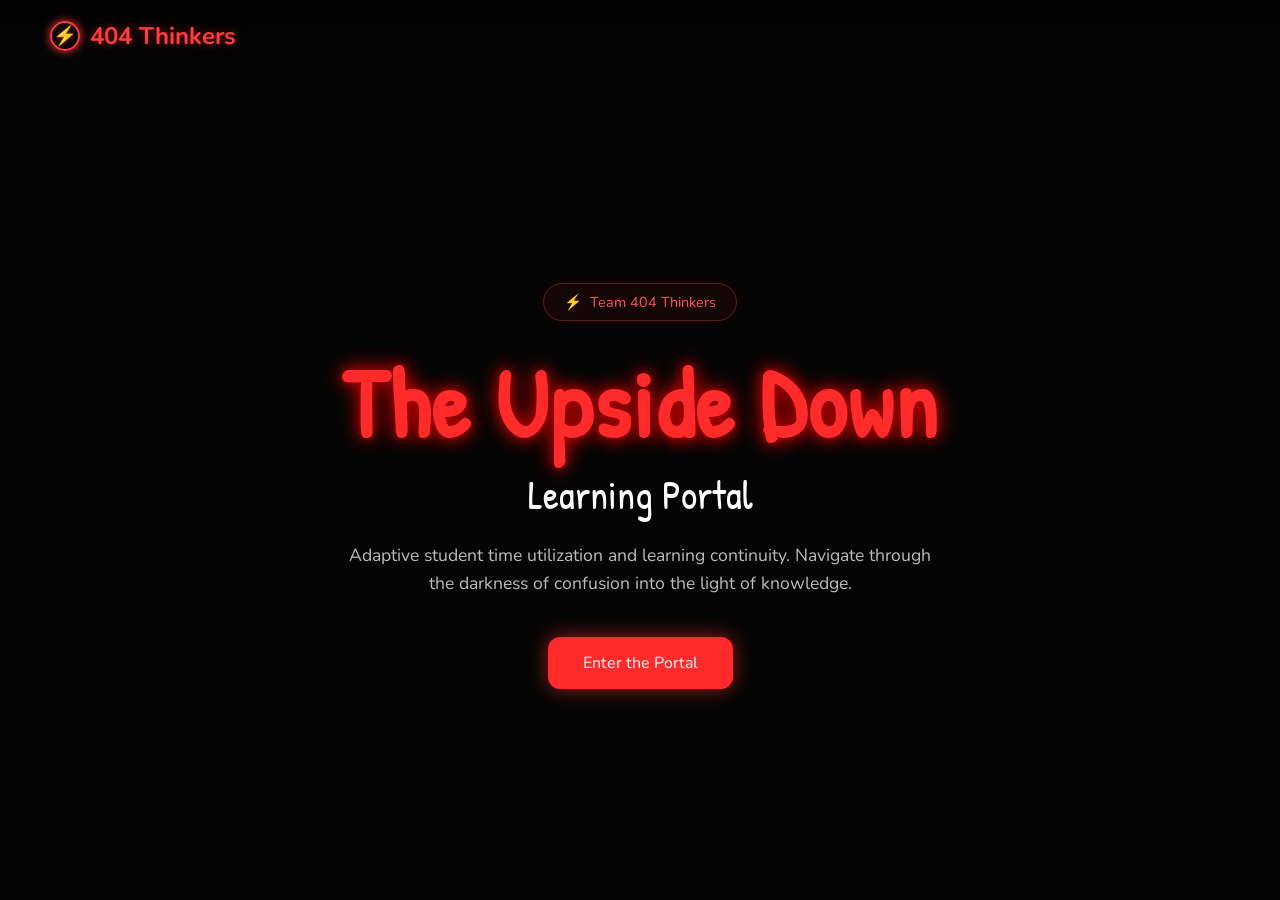
<file: newwise.html>
<!DOCTYPE html><!DOCTYPE html>
<html lang="en">
<head>
    <meta charset="UTF-8">
    <meta name="viewport" content="width=device-width, initial-scale=1.0">
    <title>404 Thinkers - The Upside Down Portal</title>
    <link href="https://fonts.googleapis.com/css2?family=Creepster&family=Nunito:wght@400;700&family=Patrick+Hand&display=swap" rel="stylesheet">
    <link rel="stylesheet" href="https://cdnjs.cloudflare.com/ajax/libs/font-awesome/6.0.0/css/all.min.css">
    
    <style>
        * { margin: 0; padding: 0; box-sizing: border-box; }

        body {
            background-color: #050505;
            color: white;
            font-family: 'Nunito', sans-serif;
            overflow: hidden; 
            height: 100vh;
            display: flex;
            flex-direction: column;
            position: relative;
        }

        /* --- Standard Styles --- */
        #particles-container {
            position: absolute; top: 0; left: 0; width: 100%; height: 100%;
            pointer-events: none; z-index: 0; overflow: hidden;
        }

        .particle {
            position: absolute; 
            background-color: rgba(255, 0, 0, 0.8);
            border-radius: 50%; 
            box-shadow: 0 0 8px rgba(255, 0, 0, 0.9);
            animation: float linear forwards; 
        }

        @keyframes float {
            0% { transform: translateY(0) translateX(0) scale(1); opacity: 0; }
            20% { opacity: 1; }
            100% { transform: translateY(-150px) translateX(40px) scale(0.5); opacity: 0; }
        }

        nav {
            display: flex; justify-content: space-between; align-items: center;
            padding: 20px 50px; z-index: 10;
            background: linear-gradient(to bottom, rgba(0,0,0,0.8), transparent);
        }

        .logo {
            display: flex; align-items: center; gap: 10px; font-size: 1.5rem;
            color: #ff3b3b; font-weight: 700; text-shadow: 0 0 10px rgba(255, 59, 59, 0.5);
        }

        .logo i {
            font-style: normal; border: 2px solid #ff3b3b; border-radius: 50%;
            width: 30px; height: 30px; display: flex; justify-content: center;
            align-items: center; font-size: 1.2rem; box-shadow: 0 0 10px #ff3b3b;
        }

        .hero {
            flex: 1; display: flex; flex-direction: column; justify-content: center;
            align-items: center; text-align: center; z-index: 10; padding: 0 20px;
        }

        .team-badge {
            border: 1px solid #5a1a1a; background-color: rgba(40, 10, 10, 0.5);
            padding: 8px 20px; border-radius: 20px; color: #ff5555; font-size: 0.9rem;
            margin-bottom: 30px; display: inline-flex; align-items: center; gap: 8px;
            box-shadow: 0 0 15px rgba(255, 0, 0, 0.1);
        }

        h1 {
            font-family: 'Patrick Hand', cursive; font-size: 6rem; color: #ff2a2a;
            margin-bottom: 10px; line-height: 1.1; letter-spacing: 2px;
            text-shadow: 0 0 10px #8b0000, 0 0 20px #ff0000;
        }

        h2 {
            font-family: 'Patrick Hand', cursive; font-size: 2.5rem; font-weight: 400;
            margin-bottom: 20px; color: #fff;
        }

        p.description {
            max-width: 600px; color: #bbb; font-size: 1.1rem; line-height: 1.6; margin-bottom: 40px;
        }

        .cta-buttons { display: flex; justify-content: center; gap: 20px; }

        .btn {
            padding: 15px 35px; border-radius: 12px; font-size: 1rem; cursor: pointer;
            transition: transform 0.2s, box-shadow 0.2s; text-decoration: none; display: inline-block;
        }

        .btn-primary {
            background-color: #ff2a2a; color: white; border: none;
            box-shadow: 0 0 20px rgba(255, 42, 42, 0.6);
        }
        .btn-primary:hover {
            background-color: #ff4d4d; box-shadow: 0 0 30px rgba(255, 42, 42, 0.8); transform: scale(1.05);
        }

        /* --- THE UPSIDE DOWN PORTAL --- */
        #portal-overlay {
            position: fixed; top: 0; left: 0; width: 100vw; height: 100vh;
            background: radial-gradient(circle at center, #1a0000 0%, #000000 100%);
            z-index: 1000;
            opacity: 0; pointer-events: none; transition: opacity 1s ease-in-out;
            overflow: hidden;
        }

        #portal-overlay.active { opacity: 1; pointer-events: all; }

        #tree-canvas {
            position: absolute; top: 0; left: 0; width: 100%; height: 100%; z-index: 1;
        }

        #hanging-links-container {
            position: absolute; top: 0; left: 0; width: 100%; height: 100%;
            z-index: 2; pointer-events: none; 
        }

        .hanging-wrapper {
            position: absolute; transform-origin: top center;
            animation: sway 3s ease-in-out infinite alternate; pointer-events: auto;
            display: flex; flex-direction: column; align-items: center;
            opacity: 0; transition: opacity 1s;
        }

        .vine-rope {
            width: 3px; background: #4a1a1a; box-shadow: 0 0 5px #ff2a2a; height: 80px; 
        }

        .portal-link {
            font-family: 'Patrick Hand', cursive; font-size: 2rem; color: #ddd;
            background: rgba(10, 0, 0, 0.9); padding: 10px 25px; border: 2px solid #5a1a1a;
            border-radius: 12px; text-decoration: none; letter-spacing: 1px;
            box-shadow: 0 0 20px rgba(255, 0, 0, 0.3); transition: all 0.3s; white-space: nowrap;
        }
        .portal-link:hover {
            color: #ff3b3b; border-color: #ff3b3b; box-shadow: 0 0 30px rgba(255, 0, 0, 0.8);
            background: rgba(30, 0, 0, 1); transform: scale(1.15);
        }

        @keyframes sway {
            from { transform: rotate(-2deg); }
            to { transform: rotate(2deg); }
        }

        /* --- MODIFIED: Return Arrow Styles --- */
        .portal-close {
            position: absolute; top: 30px; left: 30px; /* MOVED TO LEFT */
            color: #888;
            font-size: 2rem; cursor: pointer; z-index: 10;
            font-family: 'Nunito', sans-serif; transition: color 0.3s;
        }
        .portal-close:hover { color: #ff3b3b; text-shadow: 0 0 10px red; }

        @media (max-width: 768px) {
            h1 { font-size: 3.5rem; }
            /* Adjusted link size for mobile to fit better */
            .portal-link { font-size: 1.1rem; padding: 5px 10px; } 
            .vine-rope { height: 40px; } /* Shorter ropes on mobile */
        }
    </style>
</head>
<body>

    <div id="particles-container"></div>

    <div id="portal-overlay">
        <div class="portal-close" onclick="closePortal()"><i class="fa-solid fa-arrow-left"></i></div>
        <canvas id="tree-canvas"></canvas>
        <div id="hanging-links-container"></div>
    </div>

    <nav>
        <div class="logo"><i>⚡</i> 404 Thinkers</div>
        <div class="nav-links"></div>
    </nav>

    <section class="hero">
        <div class="team-badge"><span>⚡</span> Team 404 Thinkers</div>
        <h1>The Upside Down</h1>
        <h2>Learning Portal</h2>
        <p class="description">
            Adaptive student time utilization and learning continuity. Navigate through 
            the darkness of confusion into the light of knowledge.
        </p>
        
        <div class="cta-buttons">
            <a href="#" class="btn btn-primary" onclick="openPortal(event)">Enter the Portal</a>
        </div>
    </section>

<script>
        // --- 1. PARTICLE SYSTEM (Standard) ---
        const particleContainer = document.getElementById('particles-container');

        function createParticle() {
            const particle = document.createElement('div');
            particle.classList.add('particle');
            particle.style.left = `${Math.random() * 100}%`;
            particle.style.top = `${Math.random() * 100}%`;
            const size = Math.random() * 5 + 2;
            particle.style.width = `${size}px`;
            particle.style.height = `${size}px`;
            const duration = Math.random() * 5 + 3;
            particle.style.animationDuration = `${duration}s`;
            particleContainer.appendChild(particle);
            particle.addEventListener('animationend', () => { particle.remove(); });
        }

        setInterval(createParticle, 50); 
        for(let i=0; i<60; i++) { createParticle(); } 


        // --- 2. TREE GENERATION (Standard) ---
        const canvas = document.getElementById('tree-canvas');
        const ctx = canvas.getContext('2d');
        const linksContainer = document.getElementById('hanging-links-container');
        
        const menuItems = [
            { text: "Dashboard", href: "dashboard.html" },
            { text: "Achievements", href: "achievements.html" },
            { text: "Discussion", href: "discussionpanel.html" },
            { text: "Quiz", href: "mcq.html" },
            { text: "Help", href: "help.html" }
        ];

        function resizeCanvas() {
            canvas.width = window.innerWidth;
            canvas.height = window.innerHeight;
            if(document.getElementById('portal-overlay').classList.contains('active')){
                growTree();
            }
        }
        window.addEventListener('resize', resizeCanvas);

        function growTree() {
            ctx.clearRect(0, 0, canvas.width, canvas.height);
            linksContainer.innerHTML = '';
            
            const isMobile = window.innerWidth < 768;
            const root = {
                x: canvas.width / 2, y: canvas.height,
                len: isMobile ? canvas.height * 0.20 : canvas.height * 0.33, 
                angle: 0, width: isMobile ? 20 : 40, depth: 0, id: 'root'
            };
            
            const leftItems = menuItems.slice(0, 2);
            const rightItems = menuItems.slice(2, 5);
            animateFixedBranch(root, { left: leftItems, right: rightItems });
        }

        function animateGhostBranch(b) {
            if (b.width < 1 || b.depth > 4) return;
            const endX = b.x + b.len * Math.sin(b.angle * Math.PI / 180);
            const endY = b.y - b.len * Math.cos(b.angle * Math.PI / 180);
            let progress = 0; const speed = 0.06;

            function drawGhost() {
                progress += speed;
                const curX = b.x + (endX - b.x) * progress;
                const curY = b.y + (endY - b.y) * progress;
                ctx.beginPath();
                ctx.strokeStyle = '#220000'; ctx.lineWidth = b.width; ctx.lineCap = 'round';
                ctx.moveTo(b.x, b.y); ctx.lineTo(curX, curY); ctx.stroke();

                if (progress < 1) { requestAnimationFrame(drawGhost); } 
                else {
                    const subBranches = Math.floor(Math.random() * 2) + 1;
                    for(let i=0; i<subBranches; i++) {
                        animateGhostBranch({
                            x: endX, y: endY, len: b.len * 0.7,
                            angle: b.angle + (Math.random() * 60 - 30),
                            width: b.width * 0.6, depth: b.depth + 1
                        });
                    }
                }
            }
            drawGhost();
        }

        function animateFixedBranch(b, payload) {
            if (b.width < 1) return;
            const endX = b.x + b.len * Math.sin(b.angle * Math.PI / 180);
            const endY = b.y - b.len * Math.cos(b.angle * Math.PI / 180);
            let progress = 0; const growthSpeed = 0.04; 
            const isMobile = window.innerWidth < 768;
            const spreadAngle = isMobile ? 35 : 50;
            const branchScale = isMobile ? 0.8 : 0.9;

            function drawStep() {
                progress += growthSpeed;
                const curX = b.x + (endX - b.x) * progress;
                const curY = b.y + (endY - b.y) * progress;
                ctx.beginPath();
                ctx.strokeStyle = '#3a0505'; ctx.shadowBlur = 15; ctx.shadowColor = '#6a0000'; 
                ctx.lineWidth = b.width; ctx.lineCap = 'round';
                ctx.moveTo(b.x, b.y); ctx.lineTo(curX, curY); ctx.stroke();
                if (progress < 1) { requestAnimationFrame(drawStep); } 
                else {
                    if (b.depth < 3) {
                          animateGhostBranch({
                            x: endX, y: endY, len: b.len * 0.5, 
                            angle: b.angle + (Math.random() > 0.5 ? 45 : -45), 
                            width: b.width * 0.4, depth: b.depth + 1
                        });
                    }
                    if (b.depth === 0) {
                        animateFixedBranch({ x: endX, y: endY, len: b.len * branchScale, angle: -spreadAngle, width: b.width * 0.7, depth: 1, side: 'left' }, payload.left);
                        animateFixedBranch({ x: endX, y: endY, len: b.len * branchScale, angle: spreadAngle, width: b.width * 0.7, depth: 1, side: 'right' }, payload.right);
                        animateGhostBranch({ x: endX, y: endY, len: b.len * 0.6, angle: 0, width: b.width * 0.5, depth: 1 });
                    } 
                    else if (b.depth === 1) {
                        const subSpread = spreadAngle * 0.6; 
                        if (b.side === 'left') {
                            animateFixedBranch({ x: endX, y: endY, len: b.len * 0.85, angle: b.angle - subSpread, width: b.width * 0.6, depth: 2, item: payload[0] }, null);
                            animateFixedBranch({ x: endX, y: endY, len: b.len * 0.95, angle: b.angle + subSpread, width: b.width * 0.6, depth: 2, item: payload[1] }, null);
                        } else if (b.side === 'right') {
                            animateFixedBranch({ x: endX, y: endY, len: b.len * 0.85, angle: b.angle - (subSpread * 1.5), width: b.width * 0.6, depth: 2, item: payload[1] }, null);
                            animateFixedBranch({ x: endX, y: endY, len: b.len * 1.0, angle: b.angle + (subSpread * 0.5), width: b.width * 0.6, depth: 2, item: payload[0] }, null);
                            animateFixedBranch({ x: endX, y: endY, len: b.len * 0.55, angle: b.angle - (subSpread * 0.3), width: b.width * 0.6, depth: 2, item: payload[2] }, null);
                        }
                    }
                    else if (b.depth === 2) {
                        if (b.item) { createHangingLink(endX, endY, b.item); }
                        animateGhostBranch({ x: endX, y: endY, len: 30, angle: b.angle - 20, width: 2, depth: 4 });
                    }
                }
            }
            drawStep();
        }

        function createHangingLink(x, y, item) {
            if(!item) return;
            const wrapper = document.createElement('div');
            wrapper.className = 'hanging-wrapper';
            wrapper.style.left = `${x}px`;
            wrapper.style.top = `${y}px`;
            const isMobile = window.innerWidth < 768;
            const baseLen = isMobile ? 30 : 60;
            const ropeLen = baseLen + Math.random() * 20; 
            wrapper.innerHTML = `<div class="vine-rope" style="height: ${ropeLen}px"></div><a href="${item.href}" class="portal-link">${item.text}</a>`;
            linksContainer.appendChild(wrapper);
            setTimeout(() => { wrapper.style.opacity = '1'; }, 300);
        }

        function openPortal(e) {
            if(e) e.preventDefault();
            const overlay = document.getElementById('portal-overlay');
            overlay.classList.add('active');
            resizeCanvas();
            setTimeout(growTree, 300); 
        }

        function closePortal() {
            const overlay = document.getElementById('portal-overlay');
            overlay.classList.remove('active');
            setTimeout(() => {
                ctx.clearRect(0, 0, canvas.width, canvas.height);
                linksContainer.innerHTML = '';
            }, 1000);
        }
    </script>
</body>
</html>
</file>
<file: style.css>
:root {
    --bg-color: #0a0a0a;
    --card-bg: #141414;
    --accent-red: #e62222;
    --text-gray: #888;
    --input-bg: #1f1f1f;
}

body {
    margin: 0;
    padding: 0;
    font-family: 'Segoe UI', sans-serif;
    background-color: var(--bg-color);
    color: white;
    height: 100vh;
    display: flex;
    flex-direction: column; /* Stacks content and footer */
    justify-content: space-between; 
    align-items: center;
    overflow: hidden;
}

/* Background Effect */
.background-particles {
    position: absolute;
    top: 0; left: 0; width: 100%; height: 100%;
    z-index: -1;
}

.particle {
    position: absolute;
    background: rgba(230, 34, 34, 0.4);
    border-radius: 50%;
    pointer-events: none;
}

/* Main Login Area */
.main-content {
    flex: 1;
    display: flex;
    flex-direction: column;
    justify-content: center;
    align-items: center;
}

.main-title {
    font-size: 3.5rem;
    color: var(--accent-red);
    text-shadow: 0 0 15px rgba(230, 34, 34, 0.6);
    margin: 0;
}

.title-divider {
    display: flex;
    align-items: center;
    margin-bottom: 30px;
}
.title-divider span { width: 40px; height: 1px; background: var(--accent-red); }
.title-divider .dot { width: 4px; height: 4px; background: var(--accent-red); border-radius: 50%; margin: 0 10px; }

.login-card {
    background: var(--card-bg);
    padding: 40px;
    border-radius: 4px;
    width: 350px;
    border: 1px solid rgba(230, 34, 34, 0.2);
    position: relative;
}

/* Red corners on the card */
.login-card::before {
    content: '';
    position: absolute;
    top: -1px; left: -1px; width: 15px; height: 15px;
    border-top: 2px solid var(--accent-red);
    border-left: 2px solid var(--accent-red);
}

h2 { text-align: center; font-size: 1.2rem; margin-bottom: 25px; }
h2 span { color: var(--accent-red); }

/* Form Elements */
.input-group { margin-bottom: 15px; }
label { font-size: 0.7rem; color: var(--text-gray); display: block; margin-bottom: 5px; }

.input-wrapper {
    background: var(--input-bg);
    border: 1px solid #333;
    display: flex;
    align-items: center;
    padding: 10px;
    border-radius: 4px;
}
.input-wrapper input {
    background: transparent; border: none; color: white; width: 100%; outline: none; padding-left: 10px;
}
.input-wrapper i { color: #555; }

.btn-signup {
    width: 100%;
    background: var(--accent-red);
    color: white;
    border: none;
    padding: 12px;
    font-weight: bold;
    cursor: pointer;
    margin-top: 15px;
    transition: 0.3s;
}
.btn-signup:hover { background: #b31b1b; }

.footer-links { text-align: center; color: var(--text-gray); font-size: 0.8rem; }
.or-divider { margin: 15px 0; }
.footer-links a { color: var(--accent-red); text-decoration: none; }

/* Team Footer Section at Bottom */
.team-footer {
    width: 100%;
    max-width: 500px;
    text-align: center;
    padding-bottom: 30px;
}

.team-tagline {
    color: var(--accent-red);
    font-size: 1.2rem;
    margin: 10px 0;
    letter-spacing: 1px;
}

.team-desc {
    color: #666;
    font-size: 0.85rem;
    margin-bottom: 15px;
}

/* Footer Decor */
.decor-line { display: flex; align-items: center; justify-content: center; gap: 15px; }
.gradient-line {
    height: 1px; width: 80px;
    background: linear-gradient(to right, transparent, var(--accent-red), transparent);
}
.dots-row { display: flex; gap: 4px; }
.tiny-dot { width: 4px; height: 4px; background: var(--accent-red); border-radius: 50%; }
.diamond-icon {
    width: 8px; height: 8px; border: 1px solid var(--accent-red); transform: rotate(45deg);
}
</file>
